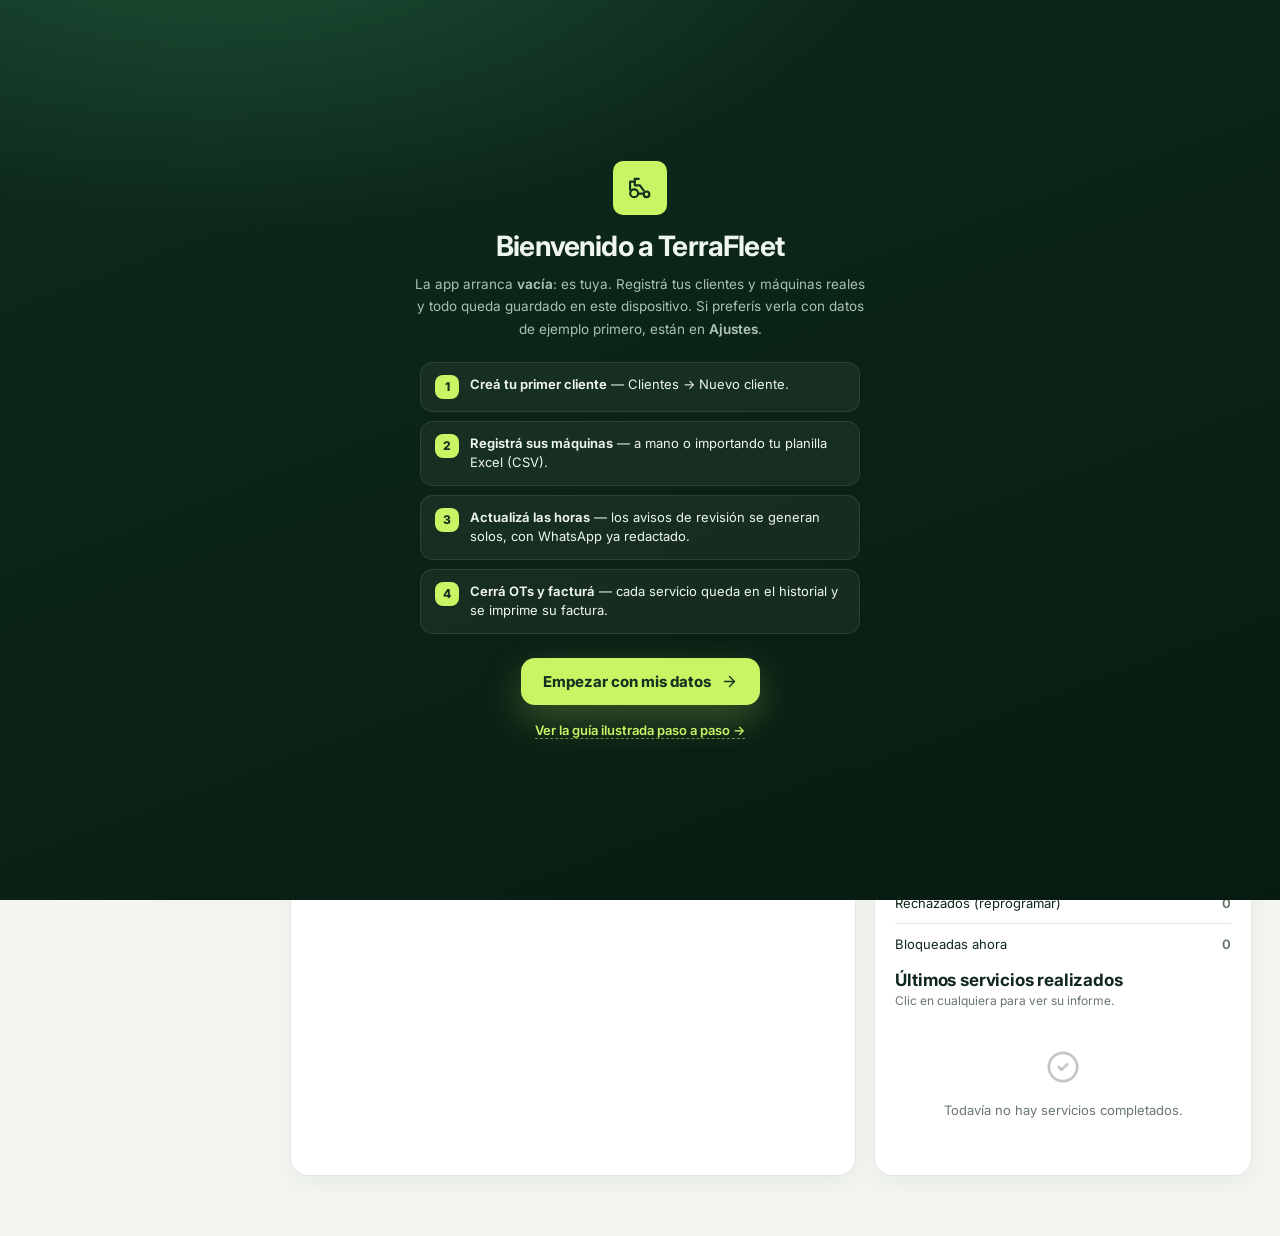
<file: index.html>
<!doctype html>
<html lang="es">
<head>
<meta charset="utf-8" />
<meta name="viewport" content="width=device-width, initial-scale=1" />
<meta name="color-scheme" content="light" />
<meta name="theme-color" content="var(--green)" />
<link rel="manifest" href="manifest.webmanifest">
<link rel="icon" href="icons/icon-192.png">
<link rel="apple-touch-icon" href="icons/icon-192.png">
<meta name="apple-mobile-web-app-capable" content="yes">
<meta name="app-version" content="2026.11.11-1754" />
<title>TerraFleet — Servicio técnico</title>
<link rel="preconnect" href="https://fonts.googleapis.com">
<link rel="preconnect" href="https://fonts.gstatic.com" crossorigin>
<link href="https://fonts.googleapis.com/css2?family=Inter:wght@400;500;600;700;800&display=swap" rel="stylesheet">
<link rel="stylesheet" href="css/app.css?v=2026.11.11-1754">
<link rel="stylesheet" href="css/pro.css?v=2026.11.11-1754">
</head>
<body>

<svg width="0" height="0" style="position:absolute" aria-hidden="true">
  <defs>
    <symbol id="i-tractor" viewBox="0 0 24 24"><circle cx="7" cy="16.5" r="3.4"/><circle cx="17.6" cy="17.4" r="2.4"/><path d="M3.5 13.5V6.5h4v3.2h4.4l3.1 4.3"/><path d="M10.4 16.9h4.9"/><path d="M7.5 6.5V4.2h3.4"/></symbol>
    <symbol id="i-grid" viewBox="0 0 24 24"><rect width="7" height="7" x="3" y="3" rx="1.5"/><rect width="7" height="7" x="14" y="3" rx="1.5"/><rect width="7" height="7" x="14" y="14" rx="1.5"/><rect width="7" height="7" x="3" y="14" rx="1.5"/></symbol>
    <symbol id="i-users" viewBox="0 0 24 24"><path d="M16 21v-2a4 4 0 0 0-4-4H6a4 4 0 0 0-4 4v2"/><circle cx="9" cy="7" r="4"/><path d="M22 21v-2a4 4 0 0 0-3-3.87"/><path d="M16 3.13a4 4 0 0 1 0 7.75"/></symbol>
    <symbol id="i-wrench" viewBox="0 0 24 24"><path d="M14.7 6.3a1 1 0 0 0 0 1.4l1.6 1.6a1 1 0 0 0 1.4 0l3.77-3.77a6 6 0 0 1-7.94 7.94l-6.91 6.91a2.12 2.12 0 0 1-3-3l6.91-6.91a6 6 0 0 1 7.94-7.94l-3.76 3.76z"/></symbol>
    <symbol id="i-clock" viewBox="0 0 24 24"><circle cx="12" cy="12" r="10"/><polyline points="12 6 12 12 16 14"/></symbol>
    <symbol id="i-shield" viewBox="0 0 24 24"><path d="M20 13c0 5-3.5 7.5-7.66 8.95a1 1 0 0 1-.67-.01C7.5 20.5 4 18 4 13V6a1 1 0 0 1 1-1c2 0 4.5-1.2 6.24-2.72a1.17 1.17 0 0 1 1.52 0C14.51 3.81 17 5 19 5a1 1 0 0 1 1 1z"/><path d="m9 12 2 2 4-4"/></symbol>
    <symbol id="i-package" viewBox="0 0 24 24"><path d="M21 8a2 2 0 0 0-1-1.73l-7-4a2 2 0 0 0-2 0l-7 4A2 2 0 0 0 3 8v8a2 2 0 0 0 1 1.73l7 4a2 2 0 0 0 2 0l7-4A2 2 0 0 0 21 16Z"/><path d="m3.3 7 8.7 5 8.7-5"/><path d="M12 22V12"/></symbol>
    <symbol id="i-chart" viewBox="0 0 24 24"><path d="M3 3v16a2 2 0 0 0 2 2h16"/><path d="M7 15v-4"/><path d="M11 15V7"/><path d="M15 15v-6"/><path d="M19 15V9"/></symbol>
    <symbol id="i-bell" viewBox="0 0 24 24"><path d="M6 8a6 6 0 0 1 12 0c0 7 3 9 3 9H3s3-2 3-9"/><path d="M10.3 21a1.94 1.94 0 0 0 3.4 0"/></symbol>
    <symbol id="i-home" viewBox="0 0 24 24"><path d="m3 9 9-7 9 7v11a2 2 0 0 1-2 2H5a2 2 0 0 1-2-2z"/><polyline points="9 22 9 12 15 12 15 22"/></symbol>
    <symbol id="i-file" viewBox="0 0 24 24"><path d="M15 2H6a2 2 0 0 0-2 2v16a2 2 0 0 0 2 2h12a2 2 0 0 0 2-2V7Z"/><path d="M14 2v4a2 2 0 0 0 2 2h4"/><path d="M10 9H8"/><path d="M16 13H8"/><path d="M16 17H8"/></symbol>
    <symbol id="i-headset" viewBox="0 0 24 24"><path d="M3 14h3a2 2 0 0 1 2 2v3a2 2 0 0 1-2 2H3v-7a9 9 0 0 1 18 0v7h-3a2 2 0 0 1-2-2v-3a2 2 0 0 1 2-2h3"/></symbol>
    <symbol id="i-check" viewBox="0 0 24 24"><path d="M20 6 9 17l-5-5"/></symbol>
    <symbol id="i-checkc" viewBox="0 0 24 24"><circle cx="12" cy="12" r="10"/><path d="m9 12 2 2 4-4"/></symbol>
    <symbol id="i-alert" viewBox="0 0 24 24"><path d="m21.73 18-8-14a2 2 0 0 0-3.48 0l-8 14A2 2 0 0 0 4 21h16a2 2 0 0 0 1.73-3Z"/><path d="M12 9v4"/><path d="M12 17h.01"/></symbol>
    <symbol id="i-leaf" viewBox="0 0 24 24"><path d="M11 20A7 7 0 0 1 9.8 6.1C15.5 5 17 4.48 19 2c1 2 2 4.18 2 8 0 5.5-4.78 10-10 10Z"/><path d="M2 21c0-3 1.85-5.36 5.08-6C9.5 14.52 12 13 13 12"/></symbol>
    <symbol id="i-scissors" viewBox="0 0 24 24"><circle cx="6" cy="6" r="3"/><path d="M8.12 8.12 12 12"/><path d="M20 4 8.12 15.88"/><circle cx="6" cy="18" r="3"/><path d="M14.8 14.8 20 20"/></symbol>
    <symbol id="i-sprout" viewBox="0 0 24 24"><path d="M7 20h10"/><path d="M10 20c5.5-2.5.8-6.4 3-10"/><path d="M9.5 9.4c1.1.8 1.8 2.2 2.3 3.7-2 .4-3.5.4-4.8-.3-1.2-.6-2.3-1.9-3-4.2 2.8-.5 4.4 0 5.5.8z"/><path d="M14.1 6a7 7 0 0 0-1.1 4c1.9-.1 3.3-.6 4.3-1.4 1-1 1.6-2.3 1.7-4.6-2.7.1-4 1-4.9 2z"/></symbol>
    <symbol id="i-tractorcab" viewBox="0 0 24 24"><circle cx="7" cy="16.5" r="3.4"/><circle cx="17.6" cy="17.4" r="2.4"/><path d="M3.5 13.5V6.5h4v3.2h1"/><path d="M8.5 9.7h3.2l3.1 4.3"/><path d="M10.4 16.9h4.9"/><path d="M7 6.5V3.2h4.4l1.5 3.3"/><path d="M8.4 4.9h3.4"/></symbol>
    <symbol id="i-ride" viewBox="0 0 24 24"><circle cx="5.2" cy="17" r="2.7"/><circle cx="18.6" cy="17.4" r="2.2"/><path d="M3.2 14.6h5.6l1.2-4.6h4.6l2.4 3.6"/><path d="M10 10l1.8-3.2h2.2"/><rect x="8.6" y="13.8" width="8" height="2.4" rx="1"/><path d="M14.6 6.8l.6 2"/></symbol>
    <symbol id="i-zturn" viewBox="0 0 24 24"><circle cx="6" cy="16.4" r="2.7"/><circle cx="17.8" cy="16.8" r="2.3"/><rect x="7.6" y="11.6" width="9.6" height="3.4" rx="1.2"/><path d="M2.6 7.4h4.2l1.6 4.2"/><path d="M16.6 11.4l2.6-5"/><path d="M4.6 7.4v3"/></symbol>
    <symbol id="i-layers" viewBox="0 0 24 24"><path d="m12 2 9 5-9 5-9-5z"/><path d="m3 12 9 5 9-5"/><path d="m3 17 9 5 9-5"/></symbol>
    <symbol id="i-gauge" viewBox="0 0 24 24"><path d="m12 14 4-4"/><path d="M3.34 19a10 10 0 1 1 17.32 0"/></symbol>
    <symbol id="i-cal" viewBox="0 0 24 24"><rect width="18" height="18" x="3" y="4" rx="2"/><path d="M16 2v4"/><path d="M8 2v4"/><path d="M3 10h18"/></symbol>
    <symbol id="i-book" viewBox="0 0 24 24"><path d="M4 19.5v-15A2.5 2.5 0 0 1 6.5 2H20v20H6.5a2.5 2.5 0 0 1 0-5H20"/></symbol>
    <symbol id="i-plus" viewBox="0 0 24 24"><path d="M5 12h14"/><path d="M12 5v14"/></symbol>
    <symbol id="i-bulb" viewBox="0 0 24 24"><path d="M9 18h6"/><path d="M10 22h4"/><path d="M15.09 14c.18-.98.65-1.74 1.41-2.5A4.65 4.65 0 0 0 18 8 6 6 0 0 0 6 8c0 1 .23 2.23 1.5 3.5A4.61 4.61 0 0 1 8.91 14"/></symbol>
    <symbol id="i-send" viewBox="0 0 24 24"><path d="m22 2-7 20-4-9-9-4Z"/><path d="M22 2 11 13"/></symbol>
    <symbol id="i-image" viewBox="0 0 24 24"><rect width="18" height="18" x="3" y="3" rx="2"/><circle cx="9" cy="9" r="2"/><path d="m21 15-3.1-3.1a2 2 0 0 0-2.8 0L6 21"/></symbol>
    <symbol id="i-arrowr" viewBox="0 0 24 24"><path d="M5 12h14"/><path d="m12 5 7 7-7 7"/></symbol>
    <symbol id="i-swap" viewBox="0 0 24 24"><path d="m16 3 4 4-4 4"/><path d="M20 7H4"/><path d="m8 21-4-4 4-4"/><path d="M4 17h16"/></symbol>
    <symbol id="i-x" viewBox="0 0 24 24"><path d="M18 6 6 18"/><path d="m6 6 12 12"/></symbol>
    <symbol id="i-replay" viewBox="0 0 24 24"><path d="M3 12a9 9 0 1 0 9-9 9.75 9.75 0 0 0-6.74 2.74L3 8"/><path d="M3 3v5h5"/></symbol>
    <symbol id="i-clip" viewBox="0 0 24 24"><rect width="8" height="4" x="8" y="2" rx="1"/><path d="M16 4h2a2 2 0 0 1 2 2v14a2 2 0 0 1-2 2H6a2 2 0 0 1-2-2V6a2 2 0 0 1 2-2h2"/><path d="M9 12h6"/><path d="M9 16h4"/></symbol>
    <symbol id="i-download" viewBox="0 0 24 24"><path d="M21 15v4a2 2 0 0 1-2 2H5a2 2 0 0 1-2-2v-4"/><polyline points="7 10 12 15 17 10"/><line x1="12" x2="12" y1="15" y2="3"/></symbol>
    <symbol id="i-upload" viewBox="0 0 24 24"><path d="M21 15v4a2 2 0 0 1-2 2H5a2 2 0 0 1-2-2v-4"/><polyline points="17 8 12 3 7 8"/><line x1="12" x2="12" y1="3" y2="15"/></symbol>
    <symbol id="i-trash" viewBox="0 0 24 24"><path d="M3 6h18"/><path d="M19 6v14a2 2 0 0 1-2 2H7a2 2 0 0 1-2-2V6"/><path d="M8 6V4a2 2 0 0 1 2-2h4a2 2 0 0 1 2 2v2"/></symbol>
    <symbol id="i-cog" viewBox="0 0 24 24"><circle cx="12" cy="12" r="3"/><path d="M19.4 15a1.65 1.65 0 0 0 .33 1.82l.06.06a2 2 0 1 1-2.83 2.83l-.06-.06a1.65 1.65 0 0 0-1.82-.33 1.65 1.65 0 0 0-1 1.51V21a2 2 0 1 1-4 0v-.09a1.65 1.65 0 0 0-1-1.51 1.65 1.65 0 0 0-1.82.33l-.06.06a2 2 0 1 1-2.83-2.83l.06-.06a1.65 1.65 0 0 0 .33-1.82 1.65 1.65 0 0 0-1.51-1H3a2 2 0 1 1 0-4h.09a1.65 1.65 0 0 0 1.51-1 1.65 1.65 0 0 0-.33-1.82l-.06-.06a2 2 0 1 1 2.83-2.83l.06.06a1.65 1.65 0 0 0 1.82.33h0a1.65 1.65 0 0 0 1-1.51V3a2 2 0 1 1 4 0v.09a1.65 1.65 0 0 0 1 1.51h0a1.65 1.65 0 0 0 1.82-.33l.06-.06a2 2 0 1 1 2.83 2.83l-.06.06a1.65 1.65 0 0 0-.33 1.82v0a1.65 1.65 0 0 0 1.51 1H21a2 2 0 1 1 0 4h-.09a1.65 1.65 0 0 0-1.51 1z"/></symbol>
    <symbol id="i-printer" viewBox="0 0 24 24"><path d="M6 18H4a2 2 0 0 1-2-2v-5a2 2 0 0 1 2-2h16a2 2 0 0 1 2 2v5a2 2 0 0 1-2 2h-2"/><path d="M6 9V3a1 1 0 0 1 1-1h10a1 1 0 0 1 1 1v6"/><rect width="14" height="8" x="5" y="14" rx="1"/></symbol>
    <symbol id="i-link" viewBox="0 0 24 24"><path d="M10 13a5 5 0 0 0 7.54.54l3-3a5 5 0 0 0-7.07-7.07l-1.72 1.71"/><path d="M14 11a5 5 0 0 0-7.54-.54l-3 3a5 5 0 0 0 7.07 7.07l1.71-1.71"/></symbol>
    <symbol id="i-search" viewBox="0 0 24 24"><circle cx="11" cy="11" r="7"/><path d="m20 20-3.6-3.6"/></symbol>
    <symbol id="i-mail" viewBox="0 0 24 24"><rect width="20" height="16" x="2" y="4" rx="2"/><path d="m22 7-8.97 5.7a1.94 1.94 0 0 1-2.06 0L2 7"/></symbol>
  </defs>
</svg>

<div class="app">
  <aside class="sidebar">
    <div class="brand">
      <div class="brandmark"><svg class="ic"><use href="#i-tractor"/></svg></div>
      <div>
        <div class="brandname">TerraFleet</div>
        <div class="brandsub">Servicio técnico</div>
      </div>
    </div>

    <div class="role-switch">
      <button class="active" data-role="admin">Empresa</button>
      <button data-role="client">Cliente</button>
    </div>

    <div class="nav admin-nav">
      <button class="active" data-page="dashboard"><span class="ico"><svg class="ic"><use href="#i-grid"/></svg></span><span>Panel</span></button>
      <button data-page="clients"><span class="ico"><svg class="ic"><use href="#i-users"/></svg></span><span>Clientes</span></button>
      <button data-page="machines"><span class="ico"><svg class="ic"><use href="#i-tractor"/></svg></span><span>Maquinaria</span></button>
      <button data-page="templates"><span class="ico"><svg class="ic"><use href="#i-book"/></svg></span><span>Plantillas de service</span></button>
      <button data-page="workshop"><span class="ico"><svg class="ic"><use href="#i-wrench"/></svg></span><span>Taller / OTs</span></button>
      <button data-page="parts"><span class="ico"><svg class="ic"><use href="#i-package"/></svg></span><span>Repuestos</span></button>
      <button data-page="reports"><span class="ico"><svg class="ic"><use href="#i-chart"/></svg></span><span>Informes</span></button>
      <button data-page="settings"><span class="ico"><svg class="ic"><use href="#i-cog"/></svg></span><span>Ajustes y datos</span></button>
    </div>

    <div class="nav client-nav" style="display:none">
      <button class="active" data-page="clienthome"><span class="ico"><svg class="ic"><use href="#i-home"/></svg></span><span>Inicio</span></button>
      <button data-page="clientmachines"><span class="ico"><svg class="ic"><use href="#i-tractor"/></svg></span><span>Mis equipos</span></button>
      <button data-page="clientservices"><span class="ico"><svg class="ic"><use href="#i-clock"/></svg></span><span>Servicios</span></button>
      <button data-page="clientdocs"><span class="ico"><svg class="ic"><use href="#i-file"/></svg></span><span>Documentos</span></button>
      <button data-page="clientsupport"><span class="ico"><svg class="ic"><use href="#i-headset"/></svg></span><span>Soporte</span></button>
      <button id="btnSwitchClient" style="margin-top:8px;color:var(--lime)"><span class="ico"><svg class="ic"><use href="#i-swap"/></svg></span><span>Cambiar de cliente</span></button>
    </div>

    <div class="sidebar-foot">
      <div class="status"><span class="dot" id="footDot"></span> <span id="footStatus">Datos guardados en este navegador</span></div>
      <div class="foot-user" id="footUser"></div>
      <button class="foot-btn" id="btnNube" style="display:none">Ingresar con mi cuenta</button>
    </div>
  </aside>

  <main>
    <header class="topbar">
      <div>
        <div class="crumb" id="crumb">Panel interno / Resumen</div>
        <div class="page-title" id="pagetitle">Panel</div>
      </div>
      <div class="top-actions">
        <button class="iconbtn" id="btnBell" title="Notificaciones" aria-label="Notificaciones">
          <svg class="ic ic-sm"><use href="#i-bell"/></svg>
          <span class="bcount zero" id="notifCount">0</span>
        </button>
        <div class="avatar" id="avatar">AM</div>
        <div class="notifpop" id="notifPop">
          <div class="np-head">Notificaciones</div>
          <div id="npList"></div>
        </div>
      </div>
    </header>

    <div class="content">

      <!-- ============ ADMIN ============ -->
      <section class="page active" id="dashboard">
        <div class="kpis" id="dashKpis"></div>
        <div class="grid2">
          <div class="card section-card">
            <div class="section-head">
              <div><div class="section-title">Mantenimientos prioritarios</div><div class="section-sub">Calculados por horas y calendario — se recalculan al actualizar el horómetro o cerrar una OT.</div></div>
              <button class="outline-btn" onclick="APP.gotoPage('machines')">Ver maquinaria<svg class="ic ic-xs"><use href="#i-arrowr"/></svg></button>
            </div>
            <div id="dashTable"></div>
          </div>
          <div class="card section-card">
            <div class="section-head"><div><div class="section-title">Actividad reciente</div><div class="section-sub">Todo lo que pasa en tu parque de máquinas.</div></div></div>
            <div class="timeline" id="dashFeed"></div>
          </div>
        </div>
        <div class="grid2" style="margin-top:18px">
          <div class="card section-card">
            <div class="section-head"><div><div class="section-title">Cómo funciona</div><div class="section-sub">Datos reales: todo lo que registres queda guardado.</div></div><button class="linkbtn" onclick="window.open('https://giulichiatti-star.github.io/terrafleet-guia/','_blank')">Guía ilustrada<svg class="ic ic-xs"><use href="#i-arrowr"/></svg></button></div>
            <div class="timeline">
              <div class="timeline-item"><div class="ticon"><svg class="ic ic-sm"><use href="#i-plus"/></svg></div><div><div class="tname">1 · Registrá clientes y máquinas</div><div class="tdetail">En «Clientes» y «Maquinaria» podés dar de alta tus equipos reales con su nº de serie.</div></div></div>
              <div class="timeline-item"><div class="ticon"><svg class="ic ic-sm"><use href="#i-gauge"/></svg></div><div><div class="tname">2 · Actualizá las horas</div><div class="tdetail">Cuando las horas llegan al umbral de aviso, se generan notificaciones para vos y para el cliente.</div></div></div>
              <div class="timeline-item"><div class="ticon"><svg class="ic ic-sm"><use href="#i-wrench"/></svg></div><div><div class="tname">3 · Creá y cerrá órdenes de trabajo</div><div class="tdetail">Al cerrar una OT se actualiza el historial y se reinicia el contador de mantenimiento.</div></div></div>
              <div class="timeline-item"><div class="ticon"><svg class="ic ic-sm"><use href="#i-swap"/></svg></div><div><div class="tname">4 · Probá el portal del cliente</div><div class="tdetail">Cambiá a rol «Cliente» y vas a ver la otra cara: sus máquinas, turnos y soporte.</div></div></div>
            </div>
          </div>
          <div class="card section-card">
            <div class="section-head"><div><div class="section-title">Servicios · este mes</div><div class="section-sub">Cifras reales de tu taller.</div></div></div>
            <div id="dashServ"></div>
            <div class="section-head" style="margin:18px 0 8px"><div><div class="section-title">Últimos servicios realizados</div><div class="section-sub">Clic en cualquiera para ver su informe.</div></div></div>
            <div id="dashRecent"></div>
          </div>
        </div>
      </section>

      <section class="page" id="clients">
        <div class="section-head">
          <div><div class="section-title" style="font-size:24px">Clientes</div><div class="section-sub">CRM comercial + parque de maquinaria. Los cambios se guardan solos.</div></div>
          <button class="btn dark" onclick="APP.openClientModal()"><svg class="ic ic-sm"><use href="#i-plus"/></svg>Nuevo cliente</button>
        </div>
        <div class="card section-card"><div id="cliTable"></div></div>
      </section>

      <section class="page" id="machines">
        <div class="section-head">
          <div><div class="section-title" style="font-size:24px">Maquinaria</div><div class="section-sub">Pasaporte digital: serie, horas, mantenimiento, garantía e historial.</div></div>
          <div class="action-row" style="margin:0">
            <button class="outline-btn" onclick="APP.openImport()"><svg class="ic ic-xs"><use href="#i-upload"/></svg>Importar planilla</button>
            <button class="btn dark" onclick="APP.openMachineModal()"><svg class="ic ic-sm"><use href="#i-plus"/></svg>Registrar máquina</button>
          </div>
        </div>
        <div class="filters" id="machFilters"></div>
        <div class="machine-grid" id="machGrid"></div>
      </section>

      <section class="page" id="templates">
        <div class="section-head">
          <div><div class="section-title" style="font-size:24px">Plantillas de service</div><div class="section-sub">Los checklists completos por grupo de máquina, tal cual los del taller. Se cargan en cada orden desde «Tareas».</div></div>
        </div>
        <div id="tplPage"></div>
      </section>

      <section class="page" id="workshop">
        <div class="section-head">
          <div><div class="section-title" style="font-size:24px">Taller</div><div class="section-sub">Turnos y órdenes — todo el día del taller en una sola pantalla.</div></div>
          <button class="btn dark" onclick="APP.openOTModal()"><svg class="ic ic-sm"><use href="#i-plus"/></svg>Nueva OT</button>
        </div>

        <div class="wsstat" id="wsStatus"></div>

        <div class="card section-card" style="margin-bottom:16px">
          <div class="section-head" style="margin-bottom:12px">
            <div><div class="section-title">Calendario de turnos</div><div class="section-sub" id="wsCalSub">Solo turnos confirmados y completados — lo pendiente vive en «Turnos por confirmar». Tocá un día para ver y actuar.</div></div>
            <div style="display:flex;gap:8px;align-items:center">
              <div class="filters" style="margin:0">
                <button class="filter" id="wcmA" onclick="APP.setCalMode('agenda')">Agenda</button>
                <button class="filter" id="wcmH" onclick="APP.setCalMode('historico')">Histórico</button>
              </div>
              <div style="display:flex;gap:5px;align-items:center">
                <button class="mini-btn" title="Anterior" onclick="APP.wsPrev()">‹</button>
                <button class="outline-btn" onclick="APP.wsToday()">Hoy</button>
                <button class="mini-btn" title="Siguiente" onclick="APP.wsNext()">›</button>
              </div>
            </div>
          </div>
          <div id="wsStats" style="font-size:12.5px;color:var(--muted);margin:-4px 0 12px"></div>
          <div id="wsCalWrap"></div>
          <div id="wsDay" style="margin-top:14px"></div>
        </div>

        <div class="card section-card" style="margin-bottom:16px">
          <div class="section-head" style="margin-bottom:10px"><div><div class="section-title" id="wsReqTitle">Turnos por confirmar</div><div class="section-sub">Cada turno vive en un solo lugar: lo pendiente acá; lo confirmado, en el calendario.</div></div></div>
          <div id="wsReqs"></div>
        </div>

        <div class="card section-card">
          <div class="section-head" style="margin-bottom:10px">
            <div><div class="section-title">Registro completo de órdenes</div><div class="section-sub">El archivo: todas las OTs, incluidas las históricas y las anuladas — cambio de estado manual, edición de cierre y facturas. El día a día está arriba.</div></div>
            <button class="outline-btn" id="otTableBtn" onclick="APP.toggleOtTable()">Mostrar registro</button>
          </div>
          <div id="otTable" style="display:none"></div>
        </div>
      </section>

      <section class="page" id="parts">
        <div class="section-head"><div><div class="section-title" style="font-size:24px">Repuestos</div><div class="section-sub">Ajustá las cantidades con − y +.</div></div></div>
        <div class="card section-card"><div id="partsTable"></div></div>
      </section>

      <section class="page" id="reports">
        <div class="section-head"><div><div class="section-title" style="font-size:24px">Informes</div><div class="section-sub">Calculados con tus datos reales.</div></div></div>
        <div class="kpis" id="repKpis"></div>
          <div class="card section-card">
            <div class="section-head"><div><div class="section-title">Facturado por mes</div><div class="section-sub">OTs facturadas · últimos 6 meses</div></div></div>
          <div class="chart"><div class="bars" id="repBars"></div></div>
          <div class="months" id="repMonths"></div>
        </div>
      </section>

      <section class="page" id="settings">
        <div class="section-head"><div><div class="section-title" style="font-size:24px">Ajustes y datos</div><div class="section-sub">Tus datos pertenecen a este navegador: expórtalos para guardar copia o moverlos a otra computadora.</div></div></div>
        <div class="setgrid">
          <div class="card section-card">
            <div class="section-title">Tu empresa</div>
            <div class="section-sub" style="margin-bottom:10px">Aparece en las facturas y en los mensajes a clientes.</div>
            <div class="form-row">
              <div><label>Nombre</label><input class="field" id="bizName" placeholder="Mi Empresa" /></div>
              <div><label>CUIT</label><input class="field" id="bizCif" placeholder="B00000000" /></div>
            </div>
            <div class="form-row" style="margin-top:12px">
              <div><label>Teléfono</label><input class="field" id="bizPhone" placeholder="+34 600 000 000" /></div>
              <div><label>Población</label><input class="field" id="bizCity" placeholder="Barcelona" /></div>
            </div>
            <div class="action-row"><button class="solid-btn" onclick="APP.saveBiz()">Guardar datos</button></div>
          </div>
          <div class="card section-card">
            <div class="section-title">Compartir</div>
            <div class="section-sub" style="margin-bottom:10px">Enviá la app o tus datos a otro dispositivo (p. ej. al cliente).</div>
            <div class="action-row" style="margin-top:6px">
              <button class="solid-btn" onclick="APP.copyAppLink()"><svg class="ic ic-xs"><use href="#i-link"/></svg>Copiar enlace de la app</button>
            </div>
            <div class="action-row">
              <button class="outline-btn" onclick="APP.copyDataLink()"><svg class="ic ic-xs"><use href="#i-link"/></svg>Copiar enlace con mis datos</button>
            </div>
            <div class="small" style="margin-top:10px;line-height:1.5">«Enlace con mis datos» incluye clientes y máquinas actuales: quien lo abra en otro dispositivo verá lo mismo y podrá seguir trabajando allí. <b>Ojo: el enlace contiene toda la información — úsalo solo para transferir entre navegadores de confianza.</b></div>
          </div>
          <div class="card section-card">
            <div class="section-title">Tus datos</div>
            <div class="section-sub" style="margin-bottom:10px">Exportar / importar / reiniciar.</div>
            <div class="action-row" style="margin-top:6px">
              <button class="solid-btn" onclick="APP.exportData()"><svg class="ic ic-xs"><use href="#i-download"/></svg>Exportar copia (JSON)</button>
              <button class="outline-btn" onclick="document.getElementById('impFile').click()"><svg class="ic ic-xs"><use href="#i-upload"/></svg>Importar copia</button>
            </div>
            <div class="action-row">
              <button class="outline-btn" onclick="APP.reseed()"><svg class="ic ic-xs"><use href="#i-replay"/></svg>Cargar datos de ejemplo</button>
              <button class="outline-btn" style="color:#ac4136" onclick="APP.wipe()"><svg class="ic ic-xs"><use href="#i-trash"/></svg>Empezar de cero</button>
            </div>
            <div id="bakInfo"></div>
            <input type="file" id="impFile" accept=".json,application/json" style="display:none" />
            <div id="setStats" style="margin-top:14px"></div>
          </div>
          <div class="card section-card" style="grid-column:1/-1">
            <div class="notice"><svg class="ic"><use href="#i-bulb"/></svg><div><b>Dónde viven tus datos:</b> con tu cuenta, todo se guarda en la nube y lo comparten el taller y los clientes en tiempo real; este equipo guarda además una copia para seguir trabajando sin señal. Sin cuenta (modo demo), los datos quedan solo en este navegador.</div></div>
          </div>
        </div>
      </section>

      <!-- ============ CLIENTE ============ -->
      <section class="page" id="clienthome">
        <div class="client-hero">
          <div class="card client-intro">
            <div class="eyebrow" style="font-size:11px;letter-spacing:.13em;text-transform:uppercase;color:var(--muted);font-weight:600">Portal cliente</div>
            <div id="chMachines" style="display:flex;gap:10px;overflow-x:auto;padding:4px 0 2px;margin:10px 0 2px"></div>
            <h2 id="chGreeting">Hola</h2>
            <p style="color:var(--muted);line-height:1.65;font-size:14px">Este es el estado real de tus máquinas: horas, próximos mantenimientos e historial. Cuando toque revisar algo, te avisamos nosotros.</p>
            <div id="chAttention"></div>
            <div class="action-row">
              <button class="solid-btn" onclick="APP.gotoPage('clientservices')">Servicios<svg class="ic ic-xs"><use href="#i-arrowr"/></svg></button>
              <button class="outline-btn" onclick="APP.gotoPage('clientmachines')">Ver mis equipos</button>
              <button class="outline-btn" onclick="APP.gotoPage('clientsupport')"><svg class="ic ic-xs"><use href="#i-headset"/></svg>Soporte</button>
            </div>
          </div>
          <div class="card next-service" id="chNextCard"></div>
        </div>
        <div class="card section-card">
          <div class="section-head"><div><div class="section-title">¿Qué service le toca a cada equipo?</div><div class="section-sub">Según las horas de uso registradas — cuando algo esté por vencer, te avisamos nosotros para reservar el turno.</div></div></div>
          <div class="timeline" id="chTimeline"></div>
        </div>
      </section>

      <section class="page" id="clientmachines">
        <div class="section-head"><div><div class="section-title" style="font-size:24px">Mis equipos</div><div class="section-sub">Actualizá las horas cuando quieras: recalculamos el próximo servicio al instante.</div></div></div>
        <div class="machine-grid" id="cmGrid"></div>
        <div class="card section-card" id="cmCatCard" style="margin-top:16px;display:none">
          <div class="section-head" style="margin-bottom:10px"><div><div class="section-title">Tipos de servicio de tu equipo</div><div class="section-sub">Qué le toca a tu máquina según el uso — abre cada uno para ver los puntos.</div></div></div>
          <div id="cmCat"></div>
        </div>
      </section>

      <section class="page" id="clientservices">
        <div class="section-head"><div><div class="section-title" style="font-size:24px">Servicios</div><div class="section-sub">Pedí turno cuando te quede cómodo: la solicitud llega directa al taller.</div></div></div>
        <div class="card section-card" style="margin-bottom:16px;border-left:4px solid var(--green2)">
          <div class="section-head" style="margin-bottom:8px"><div><div class="section-title">Para vos ahora</div><div class="section-sub">Solo lo que necesita tu respuesta o acción.</div></div></div>
          <div id="csAttention"></div>
        </div>
        <div class="card section-card" style="margin-bottom:16px;display:none" id="csTrackCard">
          <div id="csTrack"></div>
        </div>
        <div class="card section-card" style="margin-bottom:16px">
          <div class="section-head" style="margin-bottom:8px"><div><div class="section-title">Los servicios que te corresponden</div><div class="section-sub">Según el tipo de equipo que tenés: el plan completo de fábrica, paso a paso — lo hecho, lo que te toca y lo que viene.</div></div></div>
          <div id="csTable"></div>
        </div>
        <div class="card section-card">
          <div class="section-head" style="margin-bottom:8px"><div><div class="section-title">Historial</div><div class="section-sub">Todo lo que se hizo, con su informe.</div></div></div>
          <div id="csHist"></div>
        </div>
      </section>

      <section class="page" id="clientdocs">
        <div class="section-head"><div><div class="section-title" style="font-size:24px">Documentos</div><div class="section-sub">Próximamente: facturas, garantías y manuales de cada equipo (PDF).</div></div></div>
        <div class="machine-grid" id="cdGrid"></div>
      </section>

      <section class="page" id="clientsupport">
        <div class="section-head"><div><div class="section-title" style="font-size:24px">Solicitar asistencia</div><div class="section-sub">La solicitud llega al taller vinculada a la máquina y a su historial.</div></div></div>
        <div class="card section-card" style="max-width:720px">
          <div class="form-row">
            <div><label>Equipo</label><select class="field" id="supMach"></select></div>
            <div><label>Tipo</label><select class="field" id="supType"><option>Avería / incidencia</option><option>Mantenimiento</option><option>Garantía</option><option>Consulta</option></select></div>
          </div>
          <div style="margin-top:12px"><label>¿Qué está pasando?</label><textarea id="supText" class="field" style="height:120px;resize:vertical" placeholder="Describe el problema, cuándo ocurre, ruidos, códigos de error…"></textarea></div>
          <div class="action-row"><button class="solid-btn" onclick="APP.sendSAT()"><svg class="ic ic-xs"><use href="#i-send"/></svg>Enviar solicitud</button><button class="outline-btn" onclick="APP.toast('Próximamente vas a poder adjuntar fotos y video')"><svg class="ic ic-xs"><use href="#i-image"/></svg>Adjuntar fotos / video</button></div>
        </div>
      </section>

    </div>
  </main>
</div>

<!-- MODALS -->
<div class="modal-backdrop" id="mClient">
  <div class="modal">
    <h3 id="mClientTitle">Nuevo cliente</h3><p>Datos del cliente. El CUIT se valida y queda asociado a su ficha.</p>
    <input type="hidden" id="cliId" />
    <div class="form-row">
      <div><label>Nombre / razón social</label><input class="field" id="cliName" placeholder="Agro Sur SRL" /></div>
      <div><label>Persona de contacto</label><input class="field" id="cliContact" placeholder="Carlos Gómez" /></div>
    </div>
    <div class="form-row" style="margin-top:12px">
      <div><label>Teléfono (WhatsApp)</label><input class="field" id="cliPhone" placeholder="+54 9 11 5555 1234" /></div>
      <div><label>Email</label><input class="field" id="cliEmail" placeholder="correo@empresa.com" /></div>
    </div>
    <div style="margin-top:12px">
      <label>CUIT / CUIL</label>
      <div style="display:flex;gap:8px">
        <input class="field" id="cliCuit" placeholder="30-12345678-9" style="flex:1" />
        <button class="outline-btn" id="btnCuit" onclick="APP.lookupCuit()" style="white-space:nowrap"><svg class="ic ic-xs"><use href="#i-check"/></svg>Validar</button>
      </div>
      <div class="small" style="margin-top:6px">Valida el dígito verificador y lo deja formateado. La consulta automática de razón social en ARCA (ex AFIP) todavía no está conectada.</div>
    </div>
    <div class="modal-actions"><button class="outline-btn" onclick="APP.closeModal('mClient')">Cancelar</button><button class="solid-btn" onclick="APP.saveClient()">Guardar</button></div>
  </div>
</div>

<div class="modal-backdrop" id="mMachine">
  <div class="modal">
    <h3 id="maTitle">Registrar máquina</h3><p id="maSub">Creá el pasaporte digital del equipo. El contador de mantenimiento empieza ahora.</p>
    <input type="hidden" id="maId" />
    <div class="form-row">
      <div><label>Cliente</label><select class="field" id="maClient"></select></div>
      <div><label>Tipo de máquina (imagen)</label><select class="field" id="maIcon"><option value="tractor">Tractor</option><option value="tractorcab">Tractor con cabina</option><option value="ride">Cortacésped a asiento</option><option value="zturn">Radio cero (zero-turn)</option><option value="scissors">Podadora / cortadora manual</option><option value="sprout">Desbrozadora</option><option value="layers">Cargadora / otra</option></select><div class="small" style="margin-top:5px">Se sugiere según marca y modelo.</div></div>
    </div>
    <div class="form-row" style="margin-top:12px">
      <div><label>Marca</label><input class="field" id="maBrand" placeholder="Kubota" /></div>
      <div><label>Modelo</label><input class="field" id="maModel" placeholder="M5-112" /></div>
    </div>
    <div class="form-row" style="margin-top:12px">
      <div><label>Nº de serie</label><input class="field" id="maSerial" placeholder="KBT-M5-00000" /></div>
      <div><label>Horas actuales</label><input class="field" id="maHours" type="number" min="0" value="0" /></div>
    </div>
    <div class="form-row" style="margin-top:12px">
      <div><label>Revisión cada (horas)</label><input class="field" id="maIntH" type="number" min="50" step="50" value="500" /></div>
      <div><label>Revisión cada (meses)</label><input class="field" id="maIntM" type="number" min="1" value="12" /></div>
    </div>
    <div class="form-row" style="margin-top:12px">
      <div><label>Fecha de entrega</label><input class="field" id="maLastDate" type="date" /></div>
      <div><label>Garantía hasta</label><input class="field" id="maWarranty" type="date" /></div>
    </div>
    <div style="margin-top:12px;display:none" id="maFotoBox">
      <label>Foto del equipo (se ve en el portal del cliente y en el informe)</label>
      <div style="display:flex;gap:10px;align-items:center">
        <div id="maFotoPrev" style="width:74px;height:74px;border-radius:14px;background:var(--tint);display:grid;place-items:center;overflow:hidden;flex:none"><svg class="ic" style="width:26px;height:26px;color:var(--green2)"><use href="#i-tractor"/></svg></div>
        <div style="display:flex;flex-direction:column;gap:6px">
          <button class="outline-btn" type="button" onclick="document.getElementById('maFotoFile').click()"><svg class="ic ic-xs"><use href="#i-image"/></svg>Subir foto…</button>
          <button class="outline-btn" type="button" id="maFotoDel" style="display:none" onclick="APP.clearMachinePhoto()">Quitar foto</button>
        </div>
      </div>
      <input type="file" id="maFotoFile" accept="image/*" style="display:none" />
    </div>
    <div style="margin-top:12px"><label>Grupo de servicio (define su planilla y checklist)</label><select class="field" id="maGroup"><option value="">— sin plantilla por ahora —</option><option value="mini">Minitractor cortacésped / radio cero</option><option value="lovol">Tractor Lovol</option></select></div>
    <div style="margin-top:12px">
      <label>Modelo Lovol (imagen real del catálogo)</label>
      <div class="lovol-thumbs" id="maThumbs"></div>
      <input type="hidden" id="maModelImg" />
    </div>
    <div class="form-row" style="margin-top:12px">
      <div>
        <label>Precio de venta ($)</label><input class="field" id="maSalePrice" type="number" min="0" step="1000" placeholder="Ej. 95000000" />
      </div>
      <div>
        <label>Precio de la revisión ($)</label><input class="field" id="maServicePrice" type="number" min="0" step="1000" placeholder="Ej. 750000" />
        <label class="chk"><input type="checkbox" id="maServiceTBD" onchange="document.getElementById('maServicePrice').disabled=this.checked" /> A confirmar — se define al hacer el servicio</label>
      </div>
    </div>
    <div class="modal-actions"><button class="outline-btn" onclick="APP.closeModal('mMachine')">Cancelar</button><button class="solid-btn" onclick="APP.saveMachine()">Guardar</button></div>
  </div>
</div>

<div class="modal-backdrop" id="mHours">
  <div class="modal">
    <h3>Actualizar horómetro</h3><p id="mHoursSub">El nuevo valor recalcula el próximo mantenimiento y dispara avisos si cruza el umbral.</p>
    <label>Horas actuales de la máquina</label><input id="mHoursInput" class="field" type="number" min="0" />
    <div class="notice"><svg class="ic"><use href="#i-bulb"/></svg><div>Podés leerlas del horómetro del tablero o de la foto que te mande el cliente.</div></div>
    <div class="modal-actions"><button class="outline-btn" onclick="APP.closeModal('mHours')">Cancelar</button><button class="solid-btn" onclick="APP.saveHours()">Guardar</button></div>
  </div>
</div>

<div class="modal-backdrop" id="mOT">
  <div class="modal">
    <h3>Nueva orden de trabajo</h3><p>Queda vinculada a la máquina y a su historial.</p>
    <div class="form-row">
      <div><label>Máquina</label><select class="field" id="otMach"></select></div>
      <div><label>Tipo</label><select class="field" id="otType"><option>Revisión preventiva</option><option>Avería</option><option>Garantía</option></select></div>
    </div>
    <div style="margin-top:12px"><label>Descripción del trabajo</label><input class="field" id="otIssue" placeholder="Ej. revisión de 500 h · aceite y filtros" /></div>
    <div class="modal-actions"><button class="outline-btn" onclick="APP.closeModal('mOT')">Cancelar</button><button class="solid-btn" onclick="APP.saveOT()">Crear OT</button></div>
  </div>
</div>

<div class="modal-backdrop" id="mDone">
  <div class="modal">
    <h3 id="mDoneTitle">Cerrar orden · ficha del servicio</h3><p id="mDoneSub"></p>
    <input type="hidden" id="doneId" />
    <div class="form-row">
      <div><label>Técnico</label><input class="field" id="doneTech" placeholder="Marc" /></div>
      <div><label>Horas de la máquina ahora</label><input class="field" id="doneHours" type="number" min="0" /></div>
    </div>
    <div style="margin-top:12px"><label>Solución / trabajo realizado</label><input class="field" id="doneWork" placeholder="Aceite motor, filtros, engrase…" /></div>
    <div class="form-row" style="margin-top:12px">
      <div><label>Horas de taller (h)</label><input class="field" id="doneHoras" type="number" min="0" step="0.5" placeholder="Ej. 3.5" /></div>
      <div><label>Costo materiales ($)</label><input class="field" id="doneCosto" type="number" min="0" step="100" placeholder="Ej. 95000" /></div>
    </div>
    <div style="margin-top:12px"><label>Materiales usados</label><textarea id="doneMateriales" class="field" style="height:60px;resize:vertical" placeholder="Ej. 1 filtro de aceite OF-2210, 2 mangueras…"></textarea></div>
    <label style="display:flex;gap:9px;align-items:center;margin-top:12px;font-size:13.5px;cursor:pointer"><input type="checkbox" id="doneReset" style="width:16px;height:16px;accent-color:var(--green2);flex:none"/>Esta OT cuenta como un service: reiniciar el plan de mantenimiento</label>
    <div class="notice"><svg class="ic"><use href="#i-checkc"/></svg><div>Al cerrar la OT se actualiza el historial de la máquina. Marcá la casilla solo si fue un mantenimiento (una avería no reinicia el plan).</div></div>
    <div class="modal-actions"><button class="outline-btn" onclick="APP.closeModal('mDone')">Cancelar</button><button class="solid-btn" id="doneBtn" onclick="APP.completeOT()">Cerrar OT</button></div>
  </div>
</div>

<div class="modal-backdrop" id="mHistory">
  <div class="modal">
    <h3 id="mHistoryTitle">Historial</h3><p>Todo lo que le ha pasado a esta máquina, en orden cronológico.</p>
    <div class="timeline" id="mHistoryBody"></div>
    <div class="modal-actions"><button class="solid-btn" onclick="APP.closeModal('mHistory')">Cerrar</button></div>
  </div>
</div>

<div class="modal-backdrop" id="mImport">
  <div class="modal">
    <h3>Importar planilla (CSV)</h3>
    <p>Exportá tu Excel como CSV y subilo acá: creamos los clientes y máquinas automáticamente. Una fila = una máquina.</p>
    <div class="notice"><svg class="ic"><use href="#i-bulb"/></svg><div>Columnas reconocidas: <b>cliente, cuit, contacto, telefono, email, marca, modelo, serie, horas, revision_horas, revision_meses, entrega (o ultimo_servicio), garantia, precio_venta, precio_servicio</b>. Si la máquina ya existe (mismo nº de serie), se actualiza.</div></div>
    <div class="action-row" style="margin:14px 0">
      <button class="outline-btn" onclick="APP.downloadTemplate()"><svg class="ic ic-xs"><use href="#i-download"/></svg>Descargar plantilla</button>
      <button class="solid-btn" onclick="document.getElementById('impCSV').click()"><svg class="ic ic-xs"><use href="#i-upload"/></svg>Elegir archivo CSV</button>
    </div>
    <input type="file" id="impCSV" accept=".csv,.txt,text/csv" style="display:none" />
    <div id="impPreview"></div>
    <div class="modal-actions"><button class="outline-btn" onclick="APP.closeModal('mImport')">Cerrar</button></div>
  </div>
</div>

<div class="modal-backdrop" id="mInvoice">
  <div class="modal">
    <h3>Factura del servicio</h3><p id="invSub"></p>
    <input type="hidden" id="invOtId" />
    <div class="form-row" style="margin-top:14px">
      <div><label>Serie (opcional)</label><input class="field" id="invSerie" placeholder="Ej. A" /></div>
      <div><label>Nº de factura</label><input class="field" id="invNo" placeholder="Se sugiere uno automático" /></div>
    </div>
    <div class="form-row" style="margin-top:12px">
      <div><label>Base imponible ($)</label><input class="field" id="invBase" type="number" min="0" step="0.01" value="0" oninput="APP.invCalc()" /></div>
      <div><label>IVA (%)</label><input class="field" id="invIva" type="number" min="0" step="1" value="21" oninput="APP.invCalc()" /></div>
    </div>
    <div style="margin-top:12px"><label>Concepto</label><input class="field" id="invConcept" /></div>
    <div class="mini-row"><span>Total factura</span><b id="invTotal" style="font-size:19px">$ 0,00</b></div>
    <div class="notice"><svg class="ic"><use href="#i-bulb"/></svg><div>La base se prellena con el precio de revisión de la máquina; si estaba «a confirmar», la definís acá. Se abre la vista de impresión para guardar como PDF.</div></div>
    <div class="modal-actions"><button class="outline-btn" onclick="APP.closeModal('mInvoice')">Cancelar</button><button class="solid-btn" onclick="APP.printInvoice()"><svg class="ic ic-xs"><use href="#i-printer"/></svg>Imprimir / PDF</button></div>
  </div>
</div>

<div class="modal-backdrop" id="mTurno">
  <div class="modal">
    <h3>Proponer turno</h3><p id="turnoSub"></p>
    <input type="hidden" id="turnoOtId" />
    <div class="form-row" style="margin-top:14px">
      <div><label>Día propuesto</label><input class="field" id="turnoDate" type="date" /></div>
      <div><label>Hora (opcional)</label><input class="field" id="turnoTime" placeholder="09:00" /></div>
    </div>
    <div style="margin-top:12px"><label>Nota para el cliente</label><input class="field" id="turnoNote" placeholder="Ej. traer la máquina antes de las 10:00" /></div>
    <div class="notice"><svg class="ic"><use href="#i-cal"/></svg><div>La propuesta llega como <b>alerta en la app del cliente</b>, con botones para <b>aceptar o rechazar</b>. Si la rechaza, te llega el aviso para proponer otro día.</div></div>
    <div class="modal-actions"><button class="outline-btn" onclick="APP.closeModal('mTurno')">Cancelar</button><button class="solid-btn" onclick="APP.saveTurno()"><svg class="ic ic-xs"><use href="#i-send"/></svg>Enviar propuesta</button></div>
  </div>
</div>

<div class="modal-backdrop" id="mReport">
  <div class="modal">
    <h3>Informe de servicio realizado</h3><p id="repSub"></p>
    <input type="hidden" id="repOtId" />
    <div style="margin-top:12px"><label>Observaciones (salen en el informe)</label><textarea id="repObs" class="field" style="height:70px;resize:vertical" placeholder="Estado de entrega, trabajos recomendados, próximos vencimientos…"></textarea></div>
    <div style="margin-top:14px"><label>Firma del cliente — al retirar la máquina, firmá acá con el dedo o el mouse</label></div>
    <div class="sigpad"><canvas id="sigCanvas"></canvas></div>
    <div class="action-row"><button class="outline-btn" onclick="APP.sigClear()"><svg class="ic ic-xs"><use href="#i-replay"/></svg>Limpiar firma</button></div>
    <div class="notice"><svg class="ic"><use href="#i-printer"/></svg><div>Se genera el informe profesional con la firma incluida, listo para imprimir o guardar como PDF. La firma queda registrada en la orden.</div></div>
    <div class="modal-actions"><button class="outline-btn" onclick="APP.closeModal('mReport')">Cancelar</button><button class="solid-btn" onclick="APP.printReport()"><svg class="ic ic-xs"><use href="#i-printer"/></svg>Generar informe</button></div>
  </div>
</div>

<div class="modal-backdrop" id="mOtInfo">
  <div class="modal">
    <h3 id="oiTitle">Detalle</h3><p id="oiSub"></p>
    <input type="hidden" id="oiOtId" />
    <div class="machine-meta" style="grid-template-columns:1fr 1fr;margin-top:4px" id="oiInfo"></div>
    <div class="form-row" style="margin-top:14px">
      <div><label>Responsable</label><input class="field" id="oiResp" placeholder="Técnico asignado" /></div>
      <div><label>Fecha prevista</label><input class="field" id="oiFecha" type="date" /></div>
    </div>
    <div class="form-row" style="margin-top:12px">
      <div><label>Estado del trabajo</label><select class="field" id="oiEstado"><option value="">— sin cambiar —</option><option value="recibida">Recibida</option><option value="diagnostico">Diagnóstico</option><option value="presupuesto">Presupuesto</option><option value="bloqueada">Bloqueada</option><option value="taller">En reparación</option></select></div>
      <div id="oiBloqueoRow" style="display:none"><label>Bloqueada por</label><select class="field" id="oiBloqueo"><option value="pieza">Falta repuesto</option><option value="autorizacion">Falta autorización</option><option value="tecnico">Falta técnico</option></select></div>
    </div>
    <div style="margin-top:10px"><label>Detalle del bloqueo (opcional)</label><input class="field" id="oiBloqueoNota" placeholder="Ej. esperando manguera hidráulica" /></div>
    <div id="oiTasks" class="small" style="display:none;margin-top:14px;line-height:1.8;background:var(--tint);border-radius:10px;padding:10px 12px"></div>
    <div style="margin-top:14px"><label>Nota del turno</label><textarea id="oiNote" class="field" style="height:80px;resize:vertical" placeholder="Interno: qué preparar, repuestos pedidos, indicaciones para el cliente…"></textarea></div>
    <div class="action-row" id="oiActions" style="margin-top:12px"></div>
    <div class="modal-actions"><button class="outline-btn" onclick="APP.closeModal('mOtInfo')">Cerrar</button><button class="solid-btn" onclick="APP.saveOtNote()">Guardar nota</button></div>
  </div>
</div>

<div class="modal-backdrop" id="mAnular">
  <div class="modal">
    <h3>Anular orden</h3><p id="anSub"></p>
    <input type="hidden" id="anId"/>
    <div style="margin-top:8px"><label>Motivo (queda en el historial de la máquina)</label><input class="field" id="anMotivo" placeholder="Ej. cargada por error / el cliente canceló"/></div>
    <div class="notice"><svg class="ic"><use href="#i-alert"/></svg><div>La OT deja de contar como pendiente y desaparece del portal del cliente y del calendario. Queda en la tabla con estado «Anulada», con este motivo.</div></div>
    <div class="modal-actions"><button class="outline-btn" onclick="APP.closeModal('mAnular')">Cancelar</button><button class="solid-btn" style="background:#ac4136" onclick="APP.doAnular()">Anular OT</button></div>
  </div>
</div>

<div class="modal-backdrop" id="mMachineInfo">
  <div class="modal">
    <h3 id="miTitle">Ficha de la máquina</h3><p id="miSub"></p>
    <div id="miBody"></div>
    <div class="action-row" id="miActions" style="margin-top:14px"></div>
    <div class="modal-actions"><button class="solid-btn" onclick="APP.closeModal('mMachineInfo')">Cerrar</button></div>
  </div>
</div>

<div class="modal-backdrop" id="mBudget">
  <div class="modal">
    <h3>Enviar presupuesto al cliente</h3><p id="bgSub"></p>
    <input type="hidden" id="bgOtId" />
    <div class="form-row" style="margin-top:14px">
      <div><label>Base ($)</label><input class="field" id="bgBase" type="number" min="0" step="100" /></div>
      <div><label>IVA (%)</label><input class="field" id="bgIva" type="number" min="0" value="21" /></div>
    </div>
    <div style="margin-top:12px"><label>Nota para el cliente</label><input class="field" id="bgNota" placeholder="Ej. incluye correa y mano de obra" /></div>
    <div class="notice"><svg class="ic"><use href="#i-mail"/></svg><div>Le llega como alerta en su app con botones <b>Aprobar / Rechazar</b>. Al aprobar, la orden pasa automáticamente a reparación.</div></div>
    <div class="modal-actions"><button class="outline-btn" onclick="APP.closeModal('mBudget')">Cancelar</button><button class="solid-btn" onclick="APP.sendBudget()"><svg class="ic ic-xs"><use href="#i-send"/></svg>Enviar</button></div>
  </div>
</div>

<div class="modal-backdrop" id="mReady">
  <div class="modal">
    <h3>Avisar que está lista para retirar</h3><p id="readySub"></p>
    <input type="hidden" id="readyOtId" />
    <div class="form-row" style="margin-top:14px">
      <div><label>Puede retirar desde (día)</label><input type="date" class="field" id="readyDate" /></div>
      <div><label>Hora</label><input type="time" class="field" id="readyTime" /></div>
    </div>
    <div class="notice"><svg class="ic"><use href="#i-cal"/></svg><div>Le llega al cliente con el día y la hora, el informe completo del service y el botón para <b>firmarlo desde la app</b>.</div></div>
    <div class="modal-actions"><button class="outline-btn" onclick="APP.closeModal('mReady')">Cancelar</button><button class="solid-btn" onclick="APP.sendReady()"><svg class="ic ic-xs"><use href="#i-send"/></svg>Enviar aviso</button></div>
  </div>
</div>

<div class="modal-backdrop" id="mView">
  <div class="modal wide">
    <h3 id="viewTitle">Informe</h3>
    <div id="viewGate" style="display:none;align-items:center;gap:12px;border:1px solid var(--amber);background:var(--amber-soft);border-radius:12px;padding:12px 14px;margin-bottom:10px;flex-wrap:wrap"></div>
    <iframe id="viewFrame" style="flex:1;border:1px solid var(--line);border-radius:12px;background:#fff"></iframe>
    <div class="modal-actions">
      <button class="outline-btn" onclick="APP.closeModal('mView')">Cerrar</button>
      <button id="viewPrintBtn" class="solid-btn" onclick="APP.printView()"><svg class="ic ic-xs"><use href="#i-printer"/></svg>Descargar / PDF</button>
    </div>
  </div>
</div>

<div class="modal-backdrop" id="mClientSig">
  <div class="modal">
    <h3>Tu máquina está lista — firma del service</h3><p id="csSub"></p>
    <input type="hidden" id="csOtId" />
    <div id="csTasks" style="max-height:210px;overflow:auto;border:1px solid var(--line);border-radius:12px;padding:12px 14px;margin-bottom:12px;background:var(--tint)"></div>
    <label>Firma del cliente (con el dedo o el mouse)</label>
    <div class="sigpad"><canvas id="sigCanvas2"></canvas></div>
    <div class="action-row"><button class="outline-btn" onclick="APP.sig2Clear()"><svg class="ic ic-xs"><use href="#i-replay"/></svg>Limpiar firma</button></div>
    <div class="modal-actions"><button class="outline-btn" onclick="APP.closeModal('mClientSig')">Cancelar</button><button class="solid-btn" onclick="APP.saveClientSign()"><svg class="ic ic-xs"><use href="#i-check"/></svg>Firmar y confirmar</button></div>
  </div>
</div>

<div class="modal-backdrop" id="mTasks">
  <div class="modal">
    <h3>Tareas de la orden</h3><p id="taskSub"></p>
    <input type="hidden" id="taskOtId" />
    <div class="action-row" id="tplRow" style="display:none;margin:0 0 10px"><button class="outline-btn" id="tplBtn" onclick="APP.loadTemplateTasks()"><svg class="ic ic-xs"><use href="#i-clip"/></svg>Cargar checklist del service</button></div>
    <div id="taskList"></div>
    <div class="action-row" style="margin-top:6px">
      <input class="field" id="taskNew" placeholder="Nueva tarea… Ej. cambio de aceite y filtros" style="flex:1" onkeydown="if(event.key==='Enter')APP.addTask()" />
      <button class="solid-btn" onclick="APP.addTask()">Agregar</button>
    </div>
    <div class="notice"><svg class="ic"><use href="#i-bulb"/></svg><div>Marcá cada punto al realizarlo: la lista sale en el <b>informe de servicio firmado</b> como constancia de lo que se hizo.</div></div>
    <div class="modal-actions"><button class="solid-btn" onclick="APP.closeModal('mTasks')">Listo</button></div>
  </div>
</div>

<div class="modal-backdrop" id="mShare">
  <div class="modal">
    <h3>Copiar el enlace</h3><p>Se ha copiado al portapapeles. Si no, seleccionalo y cópialo a mano:</p>
    <textarea class="field" id="shareBox" style="height:110px;resize:vertical;font-size:11px" readonly></textarea>
    <div class="modal-actions"><button class="solid-btn" onclick="APP.closeModal('mShare')">Listo</button></div>
  </div>
</div>

<div class="toast" id="toast" role="status"></div>

<!-- CLIENT LOGIN -->
<div class="overlay off" id="loginOverlay">
  <div class="login-card">
    <div class="np-ic" style="background:rgba(201,244,100,.14);color:var(--lime)"><svg class="ic"><use href="#i-users"/></svg></div>
    <h2>Entrar como cliente</h2>
    <p>Esta es la vista que verían tus clientes. Elegí con qué cliente querés probar el portal:</p>
    <label>Cliente</label>
    <select id="loginSel"></select>
    <div class="login-actions">
      <button class="bigplay" id="loginBtn" style="width:100%;justify-content:center">Entrar al portal<svg class="ic ic-sm"><use href="#i-arrowr"/></svg></button>
    </div>
  </div>
</div>

<!-- NUBE: ingreso con cuenta -->
<div class="overlay off" id="nubeOverlay" style="z-index:700">
  <div class="login-card">
    <div class="np-ic" style="background:rgba(201,244,100,.14);color:var(--lime)"><svg class="ic"><use href="#i-users"/></svg></div>
    <h2 id="nbTitle">Ingresar</h2>
    <p id="nbText"></p>
    <form id="nbForm" onsubmit="return false">
      <div id="nbEmailBox"><label for="nbEmail">Email</label><input id="nbEmail" type="email" autocomplete="username" inputmode="email"></div>
      <div id="nbPassBox"><label for="nbPass" id="nbPassL">Contraseña</label><input id="nbPass" type="password" autocomplete="current-password"></div>
      <div class="login-actions"><button class="bigplay" id="nbGo" type="submit" style="width:100%;justify-content:center">Ingresar</button></div>
    </form>
    <div class="nb-msg" id="nbMsg" role="status"></div>
    <div class="nb-links" id="nbLinks"></div>
  </div>
</div>

<!-- WELCOME -->
<div class="overlay off" id="welcomeOverlay">
  <div class="welcome-card">
    <div class="np-ic" style="width:54px;height:54px;background:var(--lime);color:var(--on-lime);margin:0 auto"><svg class="ic" style="width:28px;height:28px"><use href="#i-tractor"/></svg></div>
    <h2>Bienvenido a TerraFleet</h2>
    <p class="lead">La app arranca <b>vacía</b>: es tuya. Registrá tus clientes y máquinas reales y todo queda guardado en este dispositivo. Si preferís verla con datos de ejemplo primero, están en <b>Ajustes</b>.</p>
    <div class="wsteps">
      <div class="wstep"><span class="n">1</span><div><b>Creá tu primer cliente</b> — Clientes → Nuevo cliente.</div></div>
      <div class="wstep"><span class="n">2</span><div><b>Registrá sus máquinas</b> — a mano o importando tu planilla Excel (CSV).</div></div>
      <div class="wstep"><span class="n">3</span><div><b>Actualizá las horas</b> — los avisos de revisión se generan solos, con WhatsApp ya redactado.</div></div>
      <div class="wstep"><span class="n">4</span><div><b>Cerrá OTs y facturá</b> — cada servicio queda en el historial y se imprime su factura.</div></div>
    </div>
    <button class="bigplay" id="welcomeBtn" style="margin:0 auto">Empezar con mis datos<svg class="ic ic-sm"><use href="#i-arrowr"/></svg></button>
    <div style="margin-top:14px"><a href="https://giulichiatti-star.github.io/terrafleet-guia/" target="_blank" style="color:var(--lime);font-size:13px;font-weight:600;text-decoration:none;border-bottom:1px dashed rgba(201,244,100,.5)">Ver la guía ilustrada paso a paso →</a></div>
  </div>
</div>

<div class="mobile-nav">
  <button onclick="APP.mmGo(currentRole==='admin'?'dashboard':'clienthome')"><svg class="ic"><use href="#i-home"/></svg>Inicio</button>
  <button onclick="APP.mmGo(currentRole==='admin'?'machines':'clientmachines')"><svg class="ic"><use href="#i-tractor"/></svg>Equipos</button>
  <button onclick="APP.mmGo('templates')"><svg class="ic"><use href="#i-book"/></svg>Plantillas</button>
  <button onclick="APP.mmGo(currentRole==='admin'?'workshop':'clientservices')"><svg class="ic"><use href="#i-wrench"/></svg>Servicio</button>
  <button onclick="APP.toggleRole()"><svg class="ic"><use href="#i-swap"/></svg>Rol</button>
  <button onclick="APP.openMobileMenu()"><svg class="ic"><use href="#i-grid"/></svg>Menú</button>
</div>

<div class="mmenu" id="mobileMenu">
  <div class="mm-head"><span>Menú</span><button onclick="APP.closeMobileMenu()" aria-label="Cerrar"><svg class="ic ic-sm"><use href="#i-x"/></svg></button></div>
  <div class="mm-list" id="mmAdmin">
    <button onclick="APP.mmGo('dashboard')"><svg class="ic"><use href="#i-grid"/></svg>Panel</button>
    <button onclick="APP.mmGo('clients')"><svg class="ic"><use href="#i-users"/></svg>Clientes</button>
    <button onclick="APP.mmGo('machines')"><svg class="ic"><use href="#i-tractor"/></svg>Maquinaria</button>
    <button onclick="APP.mmGo('workshop')"><svg class="ic"><use href="#i-wrench"/></svg>Taller / OTs</button>
    <button onclick="APP.mmGo('parts')"><svg class="ic"><use href="#i-package"/></svg>Repuestos</button>
    <button onclick="APP.mmGo('reports')"><svg class="ic"><use href="#i-chart"/></svg>Informes</button>
    <button onclick="APP.mmGo('settings')"><svg class="ic"><use href="#i-cog"/></svg>Ajustes y datos</button>
  </div>
  <div class="mm-list" id="mmClient" style="display:none">
    <button onclick="APP.mmGo('clienthome')"><svg class="ic"><use href="#i-home"/></svg>Inicio</button>
    <button onclick="APP.mmGo('clientmachines')"><svg class="ic"><use href="#i-tractor"/></svg>Mis equipos</button>
    <button onclick="APP.mmGo('clientservices')"><svg class="ic"><use href="#i-clock"/></svg>Servicios</button>
    <button onclick="APP.mmGo('clientdocs')"><svg class="ic"><use href="#i-file"/></svg>Documentos</button>
    <button onclick="APP.mmGo('clientsupport')"><svg class="ic"><use href="#i-headset"/></svg>Soporte</button>
    <button onclick="APP.closeMobileMenu();APP.changeClient()"><svg class="ic"><use href="#i-swap"/></svg>Cambiar de cliente</button>
  </div>
</div>

<script defer src="vendor/supabase-2.45.4.js"></script>
<script defer src="nube.js?v=2026.11.11-1754"></script>
<script defer src="js/01-base.js?v=2026.11.11-1754"></script>
<script defer src="js/02-render.js?v=2026.11.11-1754"></script>
<script defer src="js/03-acciones.js?v=2026.11.11-1754"></script>
<script defer src="js/04-extras.js?v=2026.11.11-1754"></script>
<script defer src="js/05-inicio.js?v=2026.11.11-1754"></script>
<script defer src="js/06-nube-ui.js?v=2026.11.11-1754"></script>
<script defer src="vendor/qrcode-1.4.4.js"></script>
<script defer src="js/08-pro.js?v=2026.11.11-1754"></script>
<script defer src="js/09-gestion.js?v=2026.11.11-1754"></script>
<script defer src="js/10-tecnico.js?v=2026.11.11-1754"></script>
<script defer src="js/07-version.js?v=2026.11.11-1754"></script>
</body>
</html>
</file>
<file: css/app.css>
:root{
    --bg:#f2f5f0; --panel:#ffffff; --ink:#0f271c; --muted:#68776e; --line:#e2e8e1;
    --green:#14402c; --green2:#2f7a52; --lime:#c9f464; --lime-soft:#eefbd2;
    --amber:#f1b94c; --amber-soft:#fdf1da; --red:#d95d4f; --red-soft:#fdeae6;
    --blue:#4e7dbb; --blue-soft:#e8f1fd;
    --green-h:#1b5238; --side1:#153f2b; --side2:#0d2b1d; --ov1:#0e2b1d; --ov2:#081b11; --on-lime:#12331f;
    --tint:#f4f8f1; --tint2:#d9e7dc;
    --shadow:0 14px 36px rgba(22,50,36,.09); --radius:18px;
  }
  *{box-sizing:border-box}
  /* plan de servicios + seguimiento */
  .planm{border:1px solid var(--line);border-radius:14px;padding:14px 16px;margin-bottom:14px;background:var(--panel)}
  .planm-h{display:flex;gap:12px;align-items:center;margin-bottom:2px}
  .planm-h img{width:66px;height:48px;object-fit:cover;border-radius:9px;border:1px solid var(--line);flex:none}
  .planm-ic{width:66px;height:48px;border-radius:9px;border:1px solid var(--line);background:var(--blue-soft);display:flex;align-items:center;justify-content:center;flex:none}
  .planm-ic svg{width:24px;height:24px;color:var(--green2)}
  .tl{list-style:none;margin:14px 0 0;padding:0;position:relative}
  .tl:before{content:'';position:absolute;left:10px;top:10px;bottom:12px;width:2px;background:var(--line);border-radius:2px}
  .tl li{position:relative;padding:0 0 16px 38px}
  .tl li:last-child{padding-bottom:2px}
  .tl .dot{position:absolute;left:0;top:0;width:22px;height:22px;border-radius:50%;background:var(--panel);border:2px solid var(--line);display:flex;align-items:center;justify-content:center;color:#fff}
  .tl .dot svg{width:12px;height:12px}
  .tl li.done .dot{background:var(--green2);border-color:var(--green2)}
  .tl li.now .dot{background:var(--green);border-color:var(--green);box-shadow:0 0 0 4px var(--lime-soft)}
  .tl li.soon .dot{background:var(--amber);border-color:var(--amber);box-shadow:0 0 0 4px var(--amber-soft)}
  .tl li.over .dot{background:var(--red);border-color:var(--red);box-shadow:0 0 0 4px var(--red-soft)}
  .tl li.rec .dot{border-style:dashed}
  .tl .t{font-weight:600}
  .tl li.now .t,.tl li.soon .t,.tl li.over .t{font-weight:700}
  .tl .s{color:var(--muted);font-size:12.5px;margin-top:2px}
  body{
    margin:0;font-family:Inter,ui-sans-serif,system-ui,-apple-system,BlinkMacSystemFont,"Segoe UI",sans-serif;
    background:radial-gradient(900px 420px at 110% -10%,color-mix(in srgb,var(--lime) 16%,transparent),transparent 60%),
      radial-gradient(700px 400px at -10% 30%,color-mix(in srgb,var(--green2) 7%,transparent),transparent 60%),var(--bg);
    color:var(--ink);-webkit-font-smoothing:antialiased;
  }
  button,input,select,textarea{font:inherit}
  button{cursor:pointer}
  b{font-weight:650}
  .ic{width:20px;height:20px;fill:none;stroke:currentColor;stroke-width:1.9;stroke-linecap:round;stroke-linejoin:round;flex:none}
  .ic-xs{width:14px;height:14px}.ic-sm{width:17px;height:17px}.ic-lg{width:26px;height:26px}

  .app{min-height:100vh;display:grid;grid-template-columns:262px 1fr}
  .sidebar{background:linear-gradient(180deg,var(--side1),var(--side2));color:white;padding:24px 18px;display:flex;flex-direction:column;gap:20px;position:sticky;top:0;height:100vh;overflow:auto}
  .brand{display:flex;align-items:center;gap:12px;padding:4px 7px 16px}
  .brandmark{width:42px;height:42px;border-radius:13px;background:var(--lime);display:grid;place-items:center;color:var(--on-lime)}
  .brandname{font-size:20px;font-weight:750;letter-spacing:-.02em}
  .brandsub{font-size:11px;opacity:.6;margin-top:1px}
  .role-switch{background:rgba(255,255,255,.08);border:1px solid rgba(255,255,255,.10);border-radius:14px;padding:6px;display:grid;grid-template-columns:1fr 1fr;gap:5px}
  .role-switch button{border:0;border-radius:10px;padding:9px 8px;background:transparent;color:var(--tint2);font-size:12.5px;font-weight:600;transition:.2s}
  .role-switch button.active{background:white;color:var(--green)}
  .nav{display:flex;flex-direction:column;gap:4px}
  .nav button{display:flex;align-items:center;gap:12px;padding:11px 12px;border:0;border-radius:12px;background:transparent;color:var(--tint2);text-align:left;font-size:14px;font-weight:500;transition:.18s}
  .nav button:hover,.nav button.active{background:rgba(255,255,255,.11);color:white}
  .nav .ico{width:24px;display:grid;place-items:center}
  .sidebar-foot{margin-top:auto;background:rgba(255,255,255,.07);border-radius:14px;padding:14px;font-size:12px;color:#d2e0d6;line-height:1.45}
  .sidebar-foot .status{display:flex;align-items:center;gap:8px;margin-bottom:6px;color:white;font-weight:600}
  .dot{width:8px;height:8px;border-radius:50%;background:var(--lime)}
  .dot.red{background:var(--red)}

  main{min-width:0}
  .topbar{min-height:76px;background:rgba(242,245,240,.85);backdrop-filter:blur(12px);border-bottom:1px solid var(--line);display:flex;align-items:center;justify-content:space-between;gap:12px;padding:10px 28px;position:sticky;top:0;z-index:5}
  .crumb{font-size:12.5px;color:var(--muted)}
  .page-title{font-size:22px;font-weight:750;letter-spacing:-.03em;margin-top:2px}
  .top-actions{display:flex;align-items:center;gap:10px;position:relative}
  .trialchip{display:inline-flex;align-items:center;gap:7px;font-size:11.5px;font-weight:700;padding:7px 11px;border-radius:999px;background:var(--amber-soft);color:#946713;white-space:nowrap}
  .trialchip.expired{background:var(--red-soft);color:#ac4136}
  .iconbtn{position:relative;width:40px;height:40px;border-radius:12px;border:1px solid var(--line);background:white;display:grid;place-items:center;color:var(--ink);transition:.2s}
  .iconbtn:hover{border-color:var(--green2);color:var(--green2)}
  .bcount{position:absolute;top:-5px;right:-5px;min-width:17px;height:17px;border-radius:99px;background:#d95d4f;color:#fff;font-size:10px;font-weight:700;display:grid;place-items:center;padding:0 4px;border:2px solid var(--bg)}
  .bcount.zero{display:none}
  .avatar{width:40px;height:40px;border-radius:50%;background:linear-gradient(135deg,var(--green2),var(--green));color:white;display:grid;place-items:center;font-size:13px;font-weight:700}

  .content{padding:26px 28px 60px;max-width:1500px;margin:auto}
  .kpis{display:grid;grid-template-columns:repeat(4,1fr);gap:14px;margin-bottom:22px}
  .card{background:var(--panel);border:1px solid var(--line);border-radius:var(--radius);box-shadow:0 8px 22px rgba(28,54,41,.045);transition:transform .2s,box-shadow .2s}
  .card.hov:hover{transform:translateY(-2px);box-shadow:0 14px 32px rgba(28,54,41,.09)}
  .kpi{padding:18px}
  .kpi-top{display:flex;justify-content:space-between;align-items:center}
  .tile{width:40px;height:40px;border-radius:12px;display:grid;place-items:center}
  .t-lime{background:var(--lime-soft);color:var(--green2)}.t-blue{background:var(--blue-soft);color:#3e6db3}
  .t-amber{background:var(--amber-soft);color:#a1721d}.t-red{background:var(--red-soft);color:#b04a3d}
  .t-green{background:var(--tint2);color:var(--green2)}
  .kpi .value{font-size:29px;font-weight:750;margin:13px 0 3px;letter-spacing:-.03em}
  .kpi .label{font-size:13px;color:var(--muted)}
  .trend{font-size:11px;padding:5px 8px;border-radius:999px;background:var(--tint);color:#2b724b;font-weight:600}
  .grid2{display:grid;grid-template-columns:1.35fr .9fr;gap:18px}
  .section-card{padding:20px}
  .section-head{display:flex;align-items:center;justify-content:space-between;gap:12px;margin-bottom:16px;flex-wrap:wrap}
  .section-title{font-size:17px;font-weight:700;letter-spacing:-.01em}
  .section-sub{font-size:12px;color:var(--muted);margin-top:3px}
  table{width:100%;border-collapse:collapse}
  th{font-size:11px;text-transform:uppercase;letter-spacing:.07em;color:var(--muted);font-weight:600;text-align:left;padding:9px 8px;white-space:nowrap}
  td{padding:13px 8px;border-top:1px solid var(--line);font-size:13px;vertical-align:middle}
  .section-card{overflow-x:auto;-webkit-overflow-scrolling:touch}
  .machine{display:flex;gap:11px;align-items:center}
  .machine-icon{width:38px;height:38px;border-radius:11px;background:var(--tint);display:grid;place-items:center;color:var(--green2);flex:none}
  .small{font-size:11px;color:var(--muted);margin-top:2px}
  .badge{display:inline-flex;align-items:center;gap:6px;padding:6px 10px;border-radius:999px;font-size:11px;white-space:nowrap;font-weight:600}
  .badge::before{content:"";width:6px;height:6px;border-radius:50%;background:currentColor}
  .ok{background:#eef8ef;color:#2f754e}.warn{background:var(--amber-soft);color:#946713}
  .bad{background:var(--red-soft);color:#ac4136}.info{background:#edf4ff;color:#4b70a2}
  .btn{border:1px solid transparent;border-radius:12px;padding:10px 15px;background:white;color:var(--green);display:inline-flex;align-items:center;gap:8px;font-weight:600;font-size:13.5px;transition:.18s}
  .btn.primary{background:var(--lime);color:var(--on-lime);box-shadow:0 8px 20px rgba(150,200,70,.35)}
  .btn.primary:hover{transform:translateY(-1px)}
  .btn.dark{background:var(--green);color:white}
  .btn.dark:hover{background:var(--green-h)}
  .outline-btn{border:1px solid var(--line);background:white;border-radius:10px;padding:8px 11px;font-size:12px;color:var(--green);font-weight:600;transition:.15s;display:inline-flex;align-items:center;gap:6px}
  .outline-btn:hover{border-color:var(--green2);color:var(--green2)}
  .solid-btn{border:0;background:var(--green);color:white;border-radius:10px;padding:8px 12px;font-size:12px;font-weight:600;transition:.15s;display:inline-flex;align-items:center;gap:6px}
  .solid-btn:hover{background:var(--green-h)}
  .mini-row{display:flex;justify-content:space-between;align-items:center;border-top:1px solid var(--line);padding-top:12px;margin-top:12px;font-size:13px;gap:10px}
  .timeline{display:flex;flex-direction:column;gap:13px}
  .timeline-item{display:grid;grid-template-columns:38px 1fr auto;gap:12px;align-items:start}
  .ticon{width:38px;height:38px;border-radius:12px;background:var(--tint);display:grid;place-items:center;color:var(--green2);flex:none}
  .tname{font-size:13px;font-weight:600}
  .tdetail{font-size:11.5px;color:var(--muted);margin-top:3px;line-height:1.45}
  .date{font-size:11px;color:var(--muted);white-space:nowrap}
  .page{display:none}
  .page.active{display:block;animation:pagein .35s cubic-bezier(.2,.7,.3,1)}
  @keyframes pagein{from{opacity:0;transform:translateY(10px)}}
  .filters{display:flex;gap:8px;flex-wrap:wrap;margin:0 0 16px}
  .filter{border:1px solid var(--line);background:white;border-radius:10px;padding:8px 11px;font-size:12px;color:var(--muted);font-weight:600;transition:.15s}
  .filter:hover{border-color:var(--green2);color:var(--green2)}
  .filter.active{background:var(--green);color:white;border-color:var(--green)}
  .machine-grid{display:grid;grid-template-columns:repeat(3,1fr);gap:15px}
  .machine-card{padding:18px}
  .machine-card-top{display:flex;justify-content:space-between;align-items:flex-start}
  .machine-hero-icon{width:54px;height:54px;border-radius:16px;background:var(--lime-soft);display:grid;place-items:center;color:var(--green2)}
  .machine-card h3{font-size:17px;margin:15px 0 4px;letter-spacing:-.01em}
  .serial{color:var(--muted);font-size:11px}
  .meter{display:flex;justify-content:space-between;align-items:end;margin-top:17px;gap:8px}
  .meter .big{font-size:24px;font-weight:750;letter-spacing:-.02em}
  .progress{height:8px;background:var(--tint);border-radius:999px;margin:9px 0 5px;overflow:hidden}
  .progress > div{height:100%;background:linear-gradient(90deg,var(--green2),var(--green2));border-radius:999px;transition:width .6s cubic-bezier(.2,.7,.3,1)}
  .machine-meta{display:grid;grid-template-columns:1fr 1fr;gap:8px;margin-top:15px}
  .meta{background:var(--tint);border-radius:10px;padding:10px;font-size:11px;color:var(--muted)}
  .meta span{display:block;color:var(--ink);font-size:12.5px;margin-top:2px;font-weight:600}
  .action-row{display:flex;gap:8px;margin-top:15px;flex-wrap:wrap}
  .notice{display:flex;gap:12px;padding:14px;border-radius:13px;background:var(--amber-soft);margin-top:12px;font-size:12.5px;line-height:1.5;align-items:flex-start}
  .notice .ic{color:#a1721d;margin-top:1px}
  .form-row{display:grid;grid-template-columns:1fr 1fr;gap:12px}
  label{display:block;font-size:11px;color:var(--muted);margin:0 0 5px;font-weight:600;text-transform:uppercase;letter-spacing:.05em}
  .field{width:100%;border:1px solid var(--line);background:white;border-radius:10px;padding:10px 11px;color:var(--ink);outline:none;transition:.15s;font-size:13.5px}
  .field:focus{border-color:var(--green2);box-shadow:0 0 0 3px rgba(47,122,82,.12)}
  .chart{height:185px;border-radius:14px;background:linear-gradient(to top,transparent 24%,var(--line) 25%,transparent 26%,transparent 49%,var(--line) 50%,transparent 51%,transparent 74%,var(--line) 75%,transparent 76%),linear-gradient(180deg,var(--tint),var(--tint));position:relative;overflow:hidden;margin-top:12px}
  .bars{height:100%;display:flex;align-items:flex-end;gap:11px;padding:18px 16px 20px}
  .bar{flex:1;background:linear-gradient(180deg,var(--green2),var(--green));border-radius:8px 8px 3px 3px;min-width:14px;position:relative}
  .bar:hover:after{content:attr(data-v);position:absolute;top:-27px;left:50%;transform:translateX(-50%);font-size:10px;background:var(--ink);color:white;padding:4px 6px;border-radius:6px}
  .months{display:flex;justify-content:space-between;color:var(--muted);font-size:10px;margin-top:7px;padding:0 16px}
  .client-hero{display:grid;grid-template-columns:1.15fr .85fr;gap:18px;margin-bottom:20px}
  .client-intro{padding:26px}
  .client-intro h2{font-size:28px;margin:8px 0;letter-spacing:-.03em}
  .next-service{background:linear-gradient(150deg,var(--green-h),#0f3521);color:white;padding:26px;border:0}
  .next-service .badge{background:rgba(198,240,106,.15);color:var(--lime)}
  .service-number{font-size:32px;font-weight:750;margin:16px 0 4px;letter-spacing:-.03em}
  .stepper{display:inline-flex;align-items:center;gap:2px}
  .stepper button{width:26px;height:26px;border-radius:8px;border:1px solid var(--line);background:white;font-weight:700;color:var(--green);display:grid;place-items:center}
  .stepper button:hover{border-color:var(--green2)}
  select.statussel{border:1px solid var(--line);border-radius:9px;padding:6px 8px;font-size:12px;background:white;color:var(--ink)}
  .empty{padding:34px;text-align:center;color:var(--muted);font-size:13px;line-height:1.6}
  .empty .ic{width:34px;height:34px;opacity:.4;margin-bottom:10px}

  .mini-btn{width:30px;height:30px;border-radius:9px;border:1px solid var(--line);background:white;display:inline-grid;place-items:center;color:var(--green2);transition:.15s;vertical-align:middle}
  .mini-btn:hover{border-color:var(--green2)}
  .mini-btn.wa{color:#1fae55}
  .invoice-print{font-family:Inter,system-ui,sans-serif;color:#111;max-width:720px;margin:0 auto;padding:28px}
  .invoice-print table{width:100%;border-collapse:collapse;margin-top:14px}
  .invoice-print th,.invoice-print td{border-bottom:1px solid #ddd;padding:9px 6px;font-size:13px;text-align:left}
  .invoice-print .tot td{font-weight:700;font-size:15px}
  @media print{body{background:#fff}}

  .lovol-thumbs{display:flex;gap:8px;flex-wrap:wrap}
  .lov{width:92px;cursor:pointer;border:2px solid var(--line);border-radius:10px;overflow:hidden;background:#fff;transition:.15s}
  .lov:hover{border-color:var(--green2)}
  .lov.sel{border-color:var(--green2);box-shadow:0 0 0 2px rgba(47,122,82,.18)}
  .lov img{width:100%;height:56px;object-fit:cover;display:block;background:var(--tint)}
  .lov-ic{height:44px;display:grid;place-items:center;background:var(--tint);color:var(--green2)}
  .lov span{font-size:9px;display:block;text-align:center;padding:3px 2px;color:var(--muted);line-height:1.25}
  .lov.sel span{color:var(--green2);font-weight:700}
  .chk{display:flex;align-items:center;gap:7px;text-transform:none;letter-spacing:0;font-size:12px;color:var(--muted);margin-top:7px;cursor:pointer;font-weight:500}
  .chk input{width:15px;height:15px;accent-color:var(--green2)}
  tr.rowlink{cursor:pointer}
  tr.rowlink:hover td{background:var(--tint)}
  .wsstat{display:grid;grid-template-columns:repeat(5,1fr);gap:10px;margin-bottom:16px}
  .schip{border:1.5px solid var(--line);border-radius:14px;padding:13px 14px 12px;background:#fff;cursor:pointer;transition:.15s;position:relative}
  .schip:hover{border-color:var(--green2);transform:translateY(-1px)}
  .schip.sel{background:var(--green);border-color:var(--green);color:#fff}
  .schip .v{font-size:30px;font-weight:800;line-height:1}
  .schip .l{font-size:12px;font-weight:700;color:var(--ink);margin-top:5px;line-height:1.25}
  .schip .sd{font-size:11px;color:var(--muted);margin-top:2px;line-height:1.3}
  .schip.sel .l,.schip.sel .sd{color:var(--tint2)}
  .wscal{display:grid;grid-template-columns:repeat(7,1fr);gap:8px}
  .wscal-d{border:1.5px solid var(--line);border-radius:13px;padding:9px 4px 8px;text-align:center;background:#fff;cursor:pointer;transition:.15s;position:relative;min-height:64px}
  .wscal-d:hover{border-color:var(--green2)}
  .wscal-d.sel{background:var(--green);border-color:var(--green);color:#fff}
  .wscal-d .dw{font-size:10px;font-weight:700;text-transform:uppercase;letter-spacing:.05em;color:var(--muted)}
  .wscal-d.sel .dw{color:var(--tint2)}
  .wscal-d .dn{font-size:19px;font-weight:800;margin-top:3px}
  .wscal-d .cnt{position:absolute;top:6px;right:6px;min-width:17px;height:17px;border-radius:99px;background:var(--lime);color:var(--on-lime);font-size:10px;font-weight:800;display:grid;place-items:center;padding:0 4px}
  .wscal-d.today:not(.sel){border-color:var(--lime);box-shadow:0 0 0 2px rgba(201,244,100,.4)}
  .req{border-left:4px solid var(--line);background:var(--tint);border-radius:0 12px 12px 0;padding:12px 14px;margin-bottom:9px;display:flex;gap:12px;align-items:center;flex-wrap:wrap;cursor:pointer}
  .req:hover{background:var(--tint)}
  .agenda-day{font-size:11.5px;font-weight:700;color:var(--muted);text-transform:uppercase;letter-spacing:.08em;margin:14px 0 8px}
  .agenda-day:first-child{margin-top:2px}
  .apt{display:flex;gap:14px;align-items:center;padding:12px 14px;border:1px solid var(--line);border-radius:14px;margin-bottom:8px;background:#fff;transition:.15s}
  .apt:hover{border-color:var(--green2);box-shadow:0 6px 18px rgba(28,54,41,.07)}
  .apt-time{width:70px;flex:none;text-align:center;background:var(--lime-soft);border-radius:11px;padding:9px 4px;color:#1c4a33}
  .apt-time div{font-size:21px;font-weight:800;line-height:1}
  .apt-time span{font-size:10.5px;font-weight:700;letter-spacing:.04em}
  .task{display:flex;align-items:center;gap:10px;padding:10px 12px;border:1px solid var(--line);border-radius:11px;margin-bottom:7px}
  .task input[type=checkbox]{width:16px;height:16px;accent-color:var(--green2);flex:none}
  .task span{flex:1;font-size:13.5px}
  .task.done span{text-decoration:line-through;color:var(--muted)}
  .task .mini-btn{border-color:transparent;color:var(--muted)}
  .svcdet{border:1px solid var(--line);border-radius:12px;padding:11px 14px;margin-bottom:8px;background:#fff}
  .svcdet summary{display:flex;justify-content:space-between;align-items:center;cursor:pointer;font-size:14px;list-style:none}
  .svcdet summary::-webkit-details-marker{display:none}
  .svcdet summary:before{content:'▸';color:var(--green2);font-size:13px;margin-right:8px}
  .svcdet[open] summary:before{content:'▾'}
  .svcdet summary span{color:var(--muted);font-size:11.5px;font-weight:600}
  .svcdet ul{margin:10px 0 4px;padding-left:20px;font-size:13px}
  .svcdet li{margin-bottom:5px;line-height:1.5}
  .apt.done{background:var(--tint);border-style:dashed}
  .mcal{display:grid;grid-template-columns:repeat(7,1fr);gap:6px}
  .mcal-h{text-align:center;font-size:10px;font-weight:700;text-transform:uppercase;letter-spacing:.06em;color:var(--muted);padding:2px 0}
  .mcal-d{border:1.5px solid var(--line);border-radius:11px;min-height:56px;background:#fff;cursor:pointer;position:relative;transition:.14s;padding:6px 4px}
  .mcal-d:hover{border-color:var(--green2)}
  .mcal-d.off{opacity:.32;pointer-events:none;background:transparent}
  .mcal-d .dn{font-size:14px;font-weight:700}
  .mcal-d .cnt{position:absolute;bottom:6px;left:0;right:0;margin:auto;width:22px;height:22px;border-radius:50%;background:var(--lime);color:var(--on-lime);font-size:11px;font-weight:800;display:grid;place-items:center}
  .mcal-d.today{border-color:var(--lime);box-shadow:0 0 0 2px rgba(201,244,100,.4)}
  .mcal-d.sel{background:var(--green);border-color:var(--green);color:#fff}
  .mcal-d.sel .cnt{background:var(--lime)}
  .task{flex-wrap:wrap}
  .taskwhy{flex-basis:100%;border:0;border-bottom:1px dashed var(--line);background:transparent;outline:none;font-size:11.5px;color:var(--muted);padding:2px 0;margin-top:4px}
  .modal.wide{width:min(880px,100%);height:86vh;display:flex;flex-direction:column}
  @media(max-width:720px){.mcal-d{min-height:44px;padding:4px 2px}.mcal-d .dn{font-size:12px}.mcal-d .cnt{width:18px;height:18px;font-size:10px;bottom:3px}}
  .sigpad{border:1.5px dashed var(--line);border-radius:12px;background:#fff;overflow:hidden;margin-top:4px}
  .sigpad canvas{width:100%;height:150px;display:block;touch-action:none;cursor:crosshair}
  .report-print{font-family:Inter,system-ui,sans-serif;color:#111;max-width:720px;margin:0 auto;padding:26px}
  .report-print .rhead{display:flex;justify-content:space-between;align-items:flex-start;background:var(--green);color:#fff;border-radius:12px;padding:16px 20px}
  .report-print .rhead h1{margin:0;font-size:17px;letter-spacing:.02em}
  .report-print .rhead .rno{text-align:right;font-size:12px;opacity:.9}
  .report-print .gridinfo{display:grid;grid-template-columns:1fr 1fr;gap:10px;margin-top:16px}
  .report-print .box{border:1px solid #dde5dd;border-radius:10px;padding:12px 14px}
  .report-print .box h3{margin:0 0 6px;font-size:10.5px;text-transform:uppercase;letter-spacing:.09em;color:var(--green2)}
  .report-print .box div{font-size:13px;line-height:1.6}
  .report-print .works{margin-top:14px;border:1px solid #dde5dd;border-radius:10px;padding:14px 16px;font-size:13.5px;line-height:1.7}
  .report-print .firmas{display:grid;grid-template-columns:1fr 1fr;gap:14px;margin-top:22px}
  .report-print .firma{border:1.5px solid #bbb;border-radius:10px;height:120px;position:relative;display:flex;align-items:flex-end;justify-content:center}
  .report-print .firma img{max-width:92%;max-height:96px;object-fit:contain}
  .report-print .firma span{position:absolute;bottom:-20px;font-size:11px;color:#555}
  .report-print .foot{margin-top:40px;color:#888;font-size:10.5px;text-align:center}

  .modal-backdrop{display:none;position:fixed;inset:0;background:rgba(9,24,16,.5);backdrop-filter:blur(3px);z-index:150;align-items:center;justify-content:center;padding:20px}
  .modal-backdrop.show{display:flex}
  .modal{width:min(560px,100%);max-height:88vh;overflow:auto;background:white;border-radius:20px;padding:24px;box-shadow:0 30px 70px rgba(0,0,0,.28);animation:modin .3s cubic-bezier(.2,.7,.3,1)}
  @keyframes modin{from{opacity:0;transform:translateY(14px) scale(.98)}}
  .modal h3{margin:0 0 5px;font-size:19px;letter-spacing:-.02em}
  .modal p{font-size:12.5px;color:var(--muted);margin:0 0 18px;line-height:1.5}
  .modal-actions{display:flex;justify-content:flex-end;gap:8px;margin-top:18px}
  .toast{position:fixed;right:24px;bottom:24px;background:#0d2418;color:white;padding:13px 17px;border-radius:13px;opacity:0;transform:translateY(12px);pointer-events:none;transition:.3s cubic-bezier(.2,.7,.3,1);z-index:180;font-size:13px;display:flex;align-items:center;gap:9px;box-shadow:0 16px 40px rgba(0,0,0,.3);max-width:min(420px,calc(100vw - 48px))}
  .toast::before{content:"";width:8px;height:8px;border-radius:50%;background:var(--lime);flex:none}
  .toast.show{opacity:1;transform:translateY(0)}

  .notifpop{position:absolute;top:54px;right:0;width:360px;max-width:calc(100vw - 32px);background:white;border:1px solid var(--line);border-radius:16px;box-shadow:0 24px 60px rgba(20,40,28,.2);padding:8px;display:none;z-index:30}
  .notifpop.show{display:block;animation:pop .25s cubic-bezier(.2,.7,.3,1)}
  @keyframes pop{from{opacity:0;transform:translateY(-6px)}}
  .np-head{font-size:12px;font-weight:700;text-transform:uppercase;letter-spacing:.08em;color:var(--muted);padding:8px 10px 6px}
  .np-item{display:flex;gap:11px;padding:10px;border-radius:12px;align-items:flex-start}
  .np-item:hover{background:var(--tint)}
  .np-item.unread{background:var(--tint)}
  .np-ic{width:34px;height:34px;border-radius:10px;background:var(--lime-soft);color:var(--green2);display:grid;place-items:center;flex:none}
  .np-ic .ic{width:16px;height:16px}
  .np-t{font-size:13px;font-weight:600}
  .np-d{font-size:11.5px;color:var(--muted);margin-top:2px;line-height:1.4}
  .np-m{font-size:10px;color:var(--muted);margin-left:auto;white-space:nowrap}

  .overlay{position:fixed;inset:0;z-index:600;display:flex;align-items:center;justify-content:center;padding:24px;background:radial-gradient(1100px 560px at 18% -12%,color-mix(in srgb,var(--green2) 50%,transparent),transparent 60%),linear-gradient(160deg,var(--ov1),var(--ov2))}
  .overlay.off{display:none}
  .login-card input{width:100%;border-radius:12px;border:1px solid rgba(255,255,255,.18);background:rgba(255,255,255,.08);color:white;padding:12px 13px;font-size:14px;outline:none;margin-bottom:12px;font-family:inherit}
  .login-card input:focus{border-color:var(--lime)}
  .nb-links{display:flex;flex-wrap:wrap;gap:6px 16px;margin-top:16px;font-size:13px}
  .nb-links a{color:var(--lime);cursor:pointer;font-weight:600;border-bottom:1px dashed rgba(201,244,100,.5)}
  .nb-msg{margin-top:14px;font-size:13px;line-height:1.5;color:#ffd9a0;min-height:1px}
  .nb-msg.nb-ok{color:var(--lime)}
  .foot-btn{margin-top:8px;width:100%;border:1px solid rgba(255,255,255,.2);background:transparent;color:#fff;border-radius:10px;padding:8px 10px;font-size:12.5px;font-weight:650;cursor:pointer;font-family:inherit}
  .foot-btn:hover{background:rgba(255,255,255,.08)}
  .foot-user{font-size:11.5px;opacity:.75;word-break:break-all}
  body.nube .role-switch,body.nube #btnSwitchClient,body.nube [onclick="APP.toggleRole()"],body.nube [onclick*="APP.changeClient()"]{display:none!important}
  .login-card{max-width:460px;width:100%;color:#eef6ef;background:rgba(255,255,255,.04);border:1px solid rgba(255,255,255,.1);border-radius:22px;padding:30px;animation:modin .4s ease}
  .login-card h2{margin:14px 0 8px;font-size:24px;letter-spacing:-.02em}
  .login-card p{color:#a9c2b0;font-size:13px;line-height:1.6;margin:0 0 18px}
  .login-card label{color:#93b39c}
  .login-card select{width:100%;border-radius:12px;border:1px solid rgba(255,255,255,.18);background:rgba(255,255,255,.08);color:white;padding:12px 13px;font-size:14px;outline:none}
  .login-card select option{color:#0f271c}
  .login-actions{display:flex;gap:10px;margin-top:16px}
  .bigplay{border:0;background:var(--lime);color:var(--on-lime);font-weight:750;font-size:15px;padding:14px 22px;border-radius:14px;display:inline-flex;align-items:center;gap:10px;box-shadow:0 14px 36px rgba(201,244,100,.25);transition:.18s}
  .bigplay:hover{transform:translateY(-2px)}
  .ghostlight{border:1px solid rgba(255,255,255,.22);background:transparent;color:#eef6ef;font-weight:600;font-size:14px;padding:14px 18px;border-radius:14px}
  .welcome-card{max-width:560px;width:100%;color:#eef6ef;text-align:center;animation:modin .4s ease}
  .welcome-card h2{font-size:28px;letter-spacing:-.03em;margin:14px 0 10px}
  .welcome-card .lead{color:#a9c2b0;font-size:13.5px;line-height:1.65;margin:0 auto 22px;max-width:460px}
  .wsteps{text-align:left;display:flex;flex-direction:column;gap:9px;margin:0 auto 24px;max-width:440px}
  .wstep{display:flex;gap:11px;align-items:flex-start;background:rgba(255,255,255,.05);border:1px solid rgba(255,255,255,.09);border-radius:13px;padding:12px 14px;font-size:13px;line-height:1.5}
  .wstep .n{width:24px;height:24px;border-radius:8px;background:var(--lime);color:var(--on-lime);font-weight:800;font-size:12px;display:grid;place-items:center;flex:none}
  .setgrid{display:grid;grid-template-columns:1fr 1fr;gap:15px}
  .kv{display:flex;justify-content:space-between;font-size:13px;padding:9px 0;border-top:1px solid var(--line)}
  .kv:first-of-type{border-top:0}
  .mobile-nav{display:none}
  @media(max-width:1050px){
    .app{grid-template-columns:84px 1fr}
    .sidebar{padding:22px 12px}
    .brandname,.brandsub,.nav span:not(.ico),.sidebar-foot,.role-switch{display:none}
    .brand{justify-content:center;padding-left:0;padding-right:0}
    .nav button{justify-content:center}
    .grid2,.client-hero,.setgrid{grid-template-columns:1fr}
    .kpis{grid-template-columns:repeat(2,1fr)}
    .machine-grid{grid-template-columns:repeat(2,1fr)}
    .trialchip{display:none}
  }
  @media(max-width:720px){
    .app{display:block}.sidebar{display:none}
    .topbar{padding:10px 16px}
    .content{padding:16px 12px 92px}
    .crumb{display:none}
    .page-title{font-size:18px}
    .kpis{grid-template-columns:1fr 1fr;gap:10px}
    .kpi .value{font-size:24px}
    .machine-grid,#cmGrid{grid-template-columns:1fr}
    .wsstat{grid-template-columns:repeat(2,1fr)}
    .wscal{grid-template-columns:repeat(7,1fr);gap:5px}
    .wscal .d{min-height:54px;padding:6px 2px}
    .wscal .d .dn{font-size:15px}
    .form-row{grid-template-columns:1fr}
    td{padding:11px 7px;font-size:12.5px}
    .section-title{font-size:15px}
    .welcome h1{font-size:22px}
    .client-intro h2{font-size:23px}
    .client-intro{padding:20px}
    .next-service{padding:20px}
    .service-number{font-size:27px}
    .section-card{padding:16px 14px}
    .modal{padding:18px 16px}
    .mobile-nav{display:grid;grid-template-columns:repeat(5,1fr);position:fixed;z-index:60;bottom:0;left:0;right:0;background:white;border-top:1px solid var(--line);padding:7px 4px calc(10px + env(safe-area-inset-bottom));box-shadow:0 -6px 24px rgba(10,30,18,.08)}
    .mobile-nav button{border:0;background:transparent;color:var(--muted);font-size:9px;display:flex;flex-direction:column;gap:4px;align-items:center;font-weight:600}
    .mobile-nav .ic{width:21px;height:21px}
  }
  #cmGrid{grid-template-columns:repeat(2,1fr)}
  @media(max-width:720px){#cmGrid{grid-template-columns:1fr}}
  .linkbtn{border:0;background:none;color:var(--green2);font-weight:600;display:inline-flex;align-items:center;gap:5px;cursor:pointer;font-size:13px;padding:0}

  .mmenu{position:fixed;left:0;right:0;bottom:0;z-index:70;background:white;border-radius:22px 22px 0 0;box-shadow:0 -12px 44px rgba(10,30,18,.25);padding:8px 14px calc(18px + env(safe-area-inset-bottom));display:none;max-height:72vh;overflow:auto}
  .mmenu.show{display:block;animation:modin .25s ease}
  .mm-head{display:flex;justify-content:space-between;align-items:center;padding:10px 6px 6px;font-size:12px;font-weight:700;text-transform:uppercase;letter-spacing:.08em;color:var(--muted)}
  .mm-head button{border:0;background:transparent;color:var(--muted);padding:6px}
  .mm-list button{display:flex;gap:13px;align-items:center;width:100%;border:0;background:transparent;padding:13px 10px;border-radius:12px;font-size:15px;font-weight:550;color:var(--ink);text-align:left}
  .mm-list button:active,.mm-list button:hover{background:var(--tint)}
  .mm-sep{height:1px;background:var(--line);margin:8px 6px}
</file>
<file: css/pro.css>
/* TerraFleet — estilos de las funciones nuevas (buscador, tablero, QR, informes, marca) y modo oscuro */

/* ───────── Marca ───────── */
.brandmark.has-logo{background:#fff;padding:4px;overflow:hidden}
.brandmark.has-logo img{width:100%;height:100%;object-fit:contain;display:block}
body.nube .brandname{font-size:15px;line-height:1.2;white-space:normal;overflow-wrap:anywhere;display:-webkit-box;-webkit-line-clamp:2;-webkit-box-orient:vertical;overflow:hidden}
.logo-prev{width:64px;height:64px;border-radius:14px;border:1px solid var(--line);background:#fff;display:grid;place-items:center;overflow:hidden;color:var(--muted);flex:none}
.logo-prev img{width:100%;height:100%;object-fit:contain}

.col-row{display:grid;grid-template-columns:1fr 1fr;gap:10px;margin-bottom:10px}
.col-row>div{display:flex;gap:10px;align-items:center;border:1px solid var(--line);border-radius:12px;padding:8px 10px}
.col-row input[type=color]{width:42px;height:36px;border:1px solid var(--line);border-radius:9px;background:none;padding:2px;flex:none;cursor:pointer}
.col-row b{display:block;font-size:13px}.col-row small{display:block;font-size:11px;color:var(--muted);line-height:1.3}
.temas{display:flex;flex-wrap:wrap;gap:6px}
.tema{display:inline-flex;align-items:center;gap:0;border:1px solid var(--line);background:var(--panel);border-radius:999px;padding:4px 10px 4px 5px;font-size:11.5px;color:var(--ink);font-family:inherit;font-weight:600;cursor:pointer}
.tema:hover{border-color:var(--green2)}
.tema i{width:16px;height:16px;border-radius:50%;border:1px solid rgba(0,0,0,.15);display:inline-block}
.tema i+i{margin-left:-5px}.tema span{margin-left:7px}
@media(max-width:720px){.col-row{grid-template-columns:1fr}}

/* ───────── Buscador ───────── */
.modal-backdrop.tfs{align-items:flex-start;padding-top:10vh}
.tfs-panel{width:min(620px,100%);background:var(--panel);border-radius:18px;box-shadow:0 30px 70px rgba(0,0,0,.3);overflow:hidden;animation:modin .22s cubic-bezier(.2,.7,.3,1)}
.tfs-top{display:flex;align-items:center;gap:10px;padding:14px 16px;border-bottom:1px solid var(--line);color:var(--muted)}
.tfs-top input{flex:1;border:0;outline:0;background:transparent;font-size:16px;color:var(--ink);font-family:inherit;min-width:0}
.tfs-top input::-webkit-search-cancel-button{display:none}
.tfs-esc{border:1px solid var(--line);background:transparent;color:var(--muted);border-radius:7px;font-size:11px;padding:3px 7px;font-family:inherit}
#tfSearchRes{max-height:min(56vh,460px);overflow:auto;padding:6px}
.tfs-hint{padding:22px 16px;color:var(--muted);font-size:13px;text-align:center}
.tfs-item{display:flex;align-items:center;gap:12px;width:100%;text-align:left;border:0;background:transparent;padding:9px 10px;border-radius:12px;color:var(--ink);font-family:inherit}
.tfs-item:hover,.tfs-item.on{background:var(--lime-soft)}
.tfs-item .tile{width:34px;height:34px;flex:none}
.tfs-txt{display:flex;flex-direction:column;min-width:0}
.tfs-txt b{font-size:13.5px;font-weight:650;white-space:nowrap;overflow:hidden;text-overflow:ellipsis}
.tfs-txt small{font-size:11.5px;color:var(--muted);white-space:nowrap;overflow:hidden;text-overflow:ellipsis}

/* ───────── Tablero (kanban) ───────── */
.kb{display:grid;grid-auto-flow:column;grid-auto-columns:minmax(210px,1fr);gap:10px;overflow-x:auto;padding-bottom:6px;scroll-snap-type:x proximity;-webkit-overflow-scrolling:touch}
.kb-col{background:var(--bg);border:1px solid var(--line);border-radius:14px;padding:8px;min-height:120px;scroll-snap-align:start;transition:border-color .15s,background .15s}
.kb-col.over{border-color:var(--green2);background:var(--lime-soft)}
.kb-head{display:flex;justify-content:space-between;align-items:center;padding:4px 6px 8px;font-size:11px;text-transform:uppercase;letter-spacing:.06em;color:var(--muted);font-weight:700}
.kb-head b{background:var(--panel);border:1px solid var(--line);border-radius:999px;min-width:22px;text-align:center;padding:1px 6px;color:var(--ink);font-size:11px}
.kb-list{display:flex;flex-direction:column;gap:8px}
.kb-empty{text-align:center;color:var(--muted);font-size:12px;padding:14px 0;opacity:.6}
.kb-card{background:var(--panel);border:1px solid var(--line);border-radius:12px;padding:10px 11px;cursor:pointer;box-shadow:0 2px 6px rgba(28,54,41,.05);transition:transform .12s,box-shadow .12s,opacity .12s}
.kb-card:hover{transform:translateY(-1px);box-shadow:0 8px 18px rgba(28,54,41,.1)}
.kb-card.drag{opacity:.45}
.kb-top{display:flex;align-items:center;gap:6px;font-size:12px}
.kb-top b{font-weight:700}
.kb-dot{width:7px;height:7px;border-radius:50%;background:var(--blue)}
.kb-move{margin-left:auto;border:1px solid var(--line);background:var(--panel);color:var(--muted);border-radius:8px;font-size:11px;padding:3px 4px;font-family:inherit;max-width:86px}
.kb-m{font-size:13.5px;font-weight:650;margin-top:5px;line-height:1.25}
.kb-c{font-size:11.5px;color:var(--muted)}
.kb-i{font-size:12px;margin-top:6px;line-height:1.35}
.kb-foot{display:flex;flex-wrap:wrap;gap:4px;margin-top:7px}
.kb-chip{font-size:10.5px;background:var(--bg);border:1px solid var(--line);border-radius:999px;padding:2px 7px;color:var(--muted);font-weight:600}
.kb-chip.late{background:var(--red-soft);border-color:transparent;color:#a33}
.kb-next{font-size:11px;color:var(--green2);margin-top:6px;font-weight:600}

/* ───────── QR ───────── */
.qr-box{width:210px;max-width:70%;margin:6px auto 12px;background:#fff;border:1px solid var(--line);border-radius:14px;padding:10px}
.qr-box svg{display:block;width:100%;height:auto}
.qr-lbl{text-align:center}
.qr-lbl b{display:block;font-size:16px}
.qr-lbl span{font-size:12.5px;color:var(--muted)}

/* ───────── Informes ───────── */
.rent-kpis{display:grid;grid-template-columns:repeat(4,1fr);gap:10px;margin-bottom:14px}
.rent-kpis>div{background:var(--bg);border:1px solid var(--line);border-radius:12px;padding:11px 12px}
.rent-kpis span{display:block;font-size:11px;color:var(--muted);text-transform:uppercase;letter-spacing:.05em;font-weight:600}
.rent-kpis b{font-size:18px;letter-spacing:-.02em}
.rent-kpis small{font-size:11.5px;color:var(--muted);font-weight:600}
.tf-scroll{overflow-x:auto}
table.rent .num,table.rent th.num{text-align:right;white-space:nowrap}

/* ───────── Gestión: usuarios, repuestos y fotos en la orden ───────── */
th.num,td.num{text-align:right;white-space:nowrap}
.cred{background:var(--bg);border:1px solid var(--line);border-radius:14px;padding:6px 14px;margin-top:4px}
.cred>div{display:flex;justify-content:space-between;gap:12px;align-items:center;padding:9px 0;border-top:1px solid var(--line)}
.cred>div:first-child{border-top:0}
.cred span{font-size:11px;color:var(--muted);text-transform:uppercase;letter-spacing:.05em;font-weight:600}
.cred b{font-size:15px;font-family:ui-monospace,SFMono-Regular,Menlo,monospace;word-break:break-all;text-align:right}
.ex-sec{margin-top:14px;border:1px solid var(--line);border-radius:12px;padding:12px}
.ex-h{display:flex;justify-content:space-between;align-items:center;margin-bottom:8px;font-size:13px}
.ex-h span{font-size:12px;color:var(--muted)}
.ex-row{display:flex;justify-content:space-between;align-items:center;gap:10px;padding:6px 0;border-top:1px solid var(--line);font-size:13px}
.ex-row small{color:var(--muted)}
.ex-row>span:last-child{white-space:nowrap;display:flex;align-items:center;gap:8px}
.ex-add{display:grid;grid-template-columns:1fr 74px auto;gap:8px;margin-top:10px}
.ex-fotos{display:flex;flex-wrap:wrap;gap:8px;align-items:center;margin-top:8px}
.ex-ft{width:64px;font-size:11px;color:var(--muted);text-transform:uppercase;letter-spacing:.05em;font-weight:700}
.ex-foto{position:relative;width:76px;height:76px;border-radius:10px;overflow:hidden;border:1px solid var(--line);background:var(--bg)}
.ex-foto img{width:100%;height:100%;object-fit:cover;display:block;cursor:zoom-in}
.ex-ph{width:100%;height:100%;display:grid;place-items:center;color:var(--muted)}
.ex-foto button{position:absolute;top:3px;right:3px;width:22px;height:22px;border-radius:50%;border:0;background:rgba(9,24,16,.7);color:#fff;font-size:14px;line-height:1;cursor:pointer}
.ex-addf{width:76px;height:76px;border-radius:10px;border:1.5px dashed var(--line);background:transparent;color:var(--muted);display:flex;flex-direction:column;align-items:center;justify-content:center;gap:3px;font-size:11px;font-family:inherit;cursor:pointer}
.ex-addf:hover{border-color:var(--green2);color:var(--green2)}

/* ───────── Celular: objetivos táctiles más grandes ───────── */
@media(max-width:720px){
  .rent-kpis{grid-template-columns:repeat(2,1fr)}
  .ex-add{grid-template-columns:1fr 64px}
  .ex-add .outline-btn{grid-column:1/-1;justify-content:center}
  .kb{grid-auto-columns:82vw}
  .kb-move{font-size:13px;padding:6px 6px;max-width:110px}
  .kb-card{padding:13px 13px}
  .kb-m{font-size:15px}
  .outline-btn,.solid-btn{padding:10px 13px;font-size:13px}
  .mini-btn{width:38px;height:38px}
  .field,.login-card input,.login-card select{font-size:16px} /* evita el zoom automático de iOS al enfocar */
  .modal-backdrop.tfs{padding:10px;padding-top:12px}
  #btnSearch{display:none}
}

/* ───────── Modo oscuro ───────── */
:root[data-theme=dark]{
  color-scheme:dark;
  --bg:#0b1711; --panel:#13221b; --ink:#e7f0ea; --muted:#93a89b; --line:#24382d;
  --tint:#1b2e24; --tint2:#2a4234;
  --lime-soft:#1f3322; --amber-soft:#3a2f14; --red-soft:#3d1f1b; --blue-soft:#1a2b40;
  --shadow:0 14px 36px rgba(0,0,0,.4);
}
:root[data-theme=dark] body{background:var(--bg);color:var(--ink)}
:root[data-theme=dark] .topbar{background:rgba(11,23,17,.85)}
:root[data-theme=dark] .iconbtn,
:root[data-theme=dark] .outline-btn,
:root[data-theme=dark] .filter,
:root[data-theme=dark] .field,
:root[data-theme=dark] .mini-btn,
:root[data-theme=dark] .stepper button,
:root[data-theme=dark] select.statussel,
:root[data-theme=dark] .lov,
:root[data-theme=dark] .schip,
:root[data-theme=dark] .wscal-d,
:root[data-theme=dark] .apt,
:root[data-theme=dark] .svcdet,
:root[data-theme=dark] .mcal-d,
:root[data-theme=dark] .modal,
:root[data-theme=dark] .notifpop,
:root[data-theme=dark] .mobile-nav,
:root[data-theme=dark] .mmenu,
:root[data-theme=dark] .btn:not(.dark){background:var(--panel);color:var(--ink);border-color:var(--line)}
:root[data-theme=dark] .outline-btn,
:root[data-theme=dark] .btn:not(.dark),
:root[data-theme=dark] .stepper button{color:#bfe3cb}
:root[data-theme=dark] .filter{color:var(--muted)}
:root[data-theme=dark] .filter.active{background:var(--green2);border-color:var(--green2);color:#fff}
:root[data-theme=dark] .solid-btn,
:root[data-theme=dark] .btn.dark{background:var(--green2);color:#fff}
:root[data-theme=dark] .req{background:#16271f}
:root[data-theme=dark] .req:hover{background:#1b3026}
:root[data-theme=dark] .ok{background:#1c3a27;color:#9be0b1}
:root[data-theme=dark] .warn{color:#f0c874}
:root[data-theme=dark] .notice{color:var(--ink)}
:root[data-theme=dark] .chart{background:linear-gradient(to top,transparent 24%,#1d2f25 25%,transparent 26%,transparent 49%,#1d2f25 50%,transparent 51%,transparent 74%,#1d2f25 75%,transparent 76%),#101d16}
:root[data-theme=dark] .bar:hover:after{background:#e7f0ea;color:#0b1711}
:root[data-theme=dark] .mobile-nav button,
:root[data-theme=dark] .mmenu button{color:var(--ink)}
:root[data-theme=dark] .machine-hero-icon,
:root[data-theme=dark] .lov-ic,
:root[data-theme=dark] .meta,
:root[data-theme=dark] .tile.t-green{background:#1b2e24}
:root[data-theme=dark] .sigpad,
:root[data-theme=dark] .qr-box,
:root[data-theme=dark] .logo-prev,
:root[data-theme=dark] .brandmark.has-logo{background:#fff}
:root[data-theme=dark] .kb-chip.late{color:#ffb4a8}
:root[data-theme=dark] input[type=date],
:root[data-theme=dark] input[type=time]{color-scheme:dark}

/* ── Vista del técnico: "Mi trabajo" ── */
.tec-hello{margin-bottom:14px}
.tec-hi{font-size:22px;font-weight:800;letter-spacing:-.01em}
.tec-stats{display:grid;grid-template-columns:repeat(3,1fr);gap:10px;margin-bottom:18px}
.tec-stats>div{background:#fff;border:1px solid var(--line);border-radius:14px;padding:12px 14px}
.tec-stats b{display:block;font-size:26px;line-height:1.1}
.tec-stats span{font-size:12px;color:var(--muted)}
.tec-sec{margin-bottom:22px}
.tec-sec-h{display:flex;align-items:center;gap:8px;margin-bottom:10px;font-size:15px}
.tec-sec-h span{background:var(--tint2);border-radius:999px;padding:1px 9px;font-size:12px;font-weight:700}
.tec-vacio{padding:14px;border:1px dashed var(--line);border-radius:12px;color:var(--muted);font-size:13.5px}
.tec-card{background:#fff;border:1px solid var(--line);border-radius:14px;padding:14px 16px;margin-bottom:10px;cursor:pointer;min-height:64px}
.tec-card:active{background:var(--tint)}
.tc-top{display:flex;justify-content:space-between;gap:10px;align-items:baseline}
.tc-top b{font-size:15.5px}
.tc-date{font-size:13px;font-weight:700;white-space:nowrap}
.tc-sub{font-size:13px;color:var(--muted);margin-top:2px}
.tc-issue{font-size:13.5px;margin-top:6px}
.tc-foot{display:flex;justify-content:space-between;gap:10px;align-items:center;flex-wrap:wrap;margin-top:10px}
.tec-pedido{background:var(--tint);border-radius:10px;padding:10px 12px;margin-top:14px;font-size:13.5px;line-height:1.5}
.tec-acts{display:flex;flex-direction:column;gap:8px;margin-top:14px}
.tec-acts .tec-big{width:100%;min-height:48px;justify-content:center;font-size:15px}
.tec-acts .badge{align-self:flex-start;white-space:normal}
.tec-blk{margin-top:16px}
.tec-nota{background:var(--tint);border-radius:10px;padding:8px 12px;margin-bottom:6px;font-size:13.5px;line-height:1.45}
.tec-nota div{font-size:11.5px;color:var(--muted);margin-bottom:2px}
@media(max-width:520px){.tec-stats b{font-size:22px}.tec-hi{font-size:19px}}
</file>
